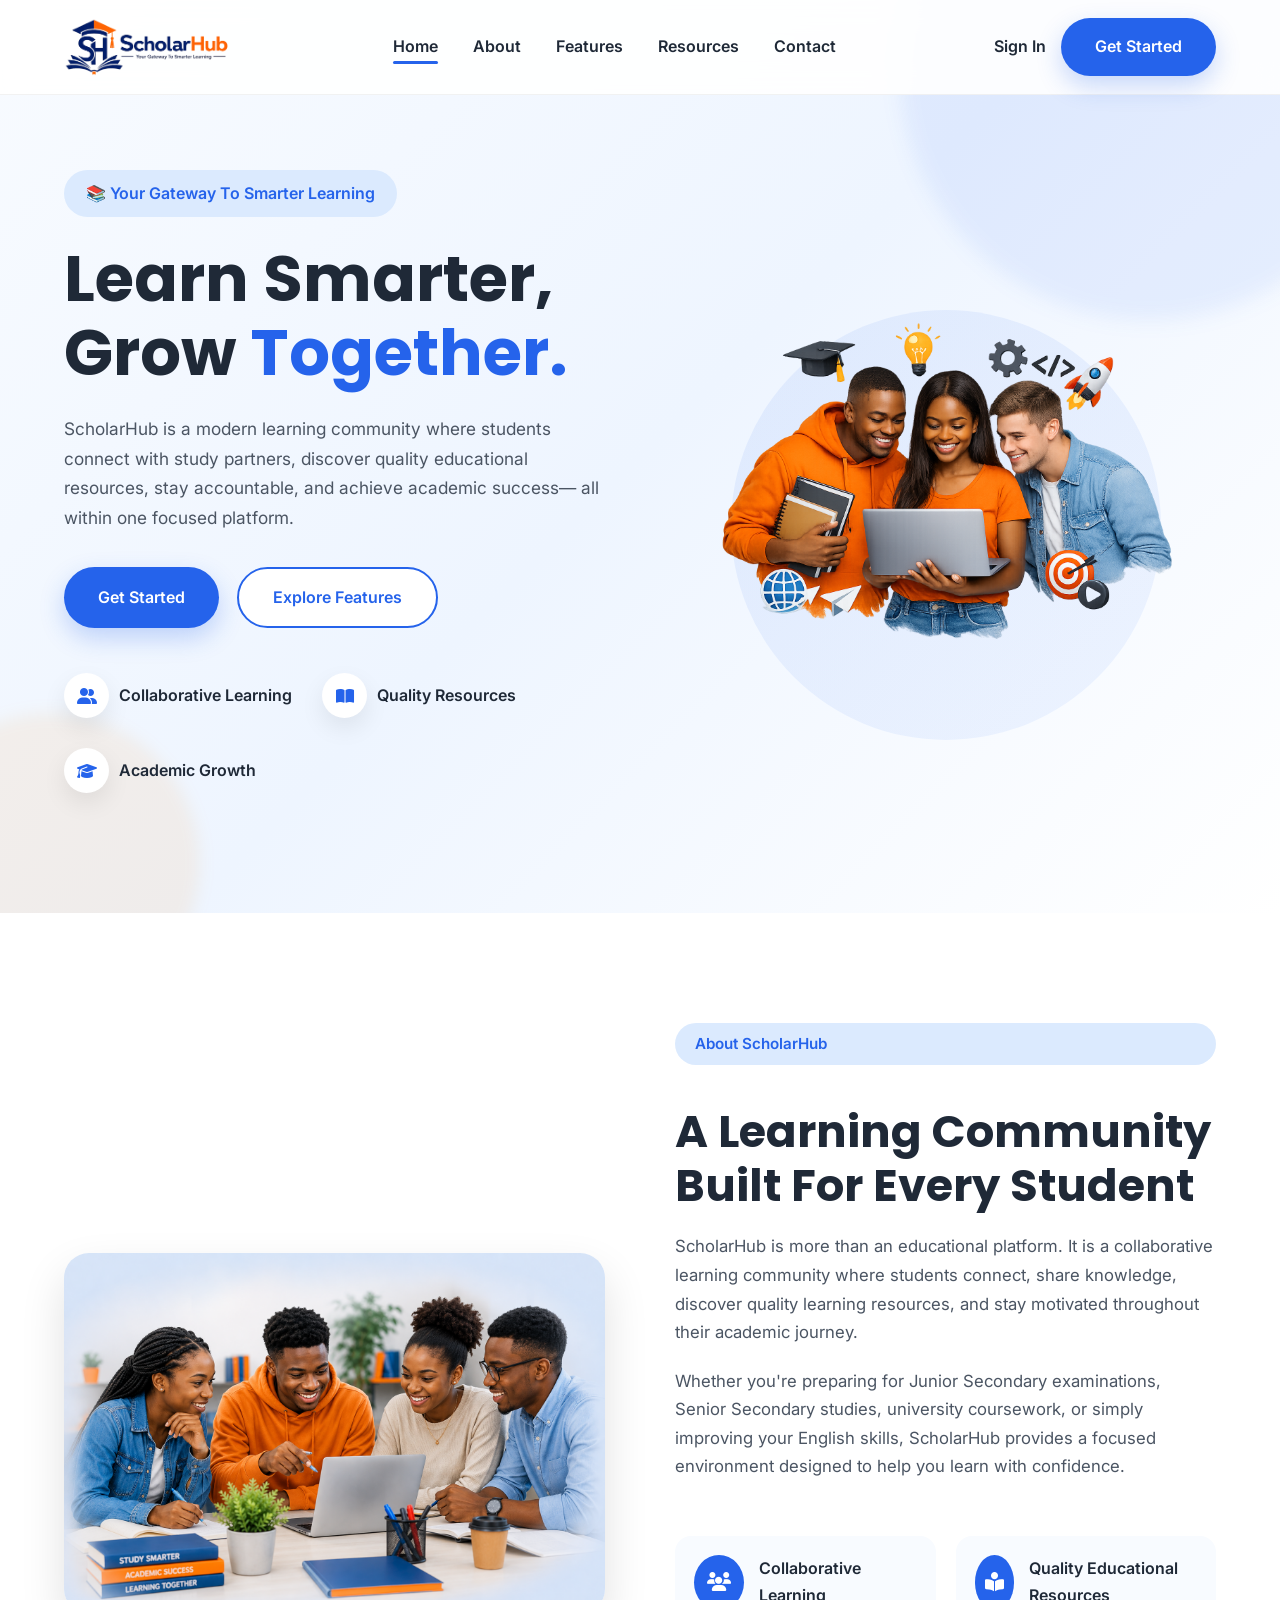
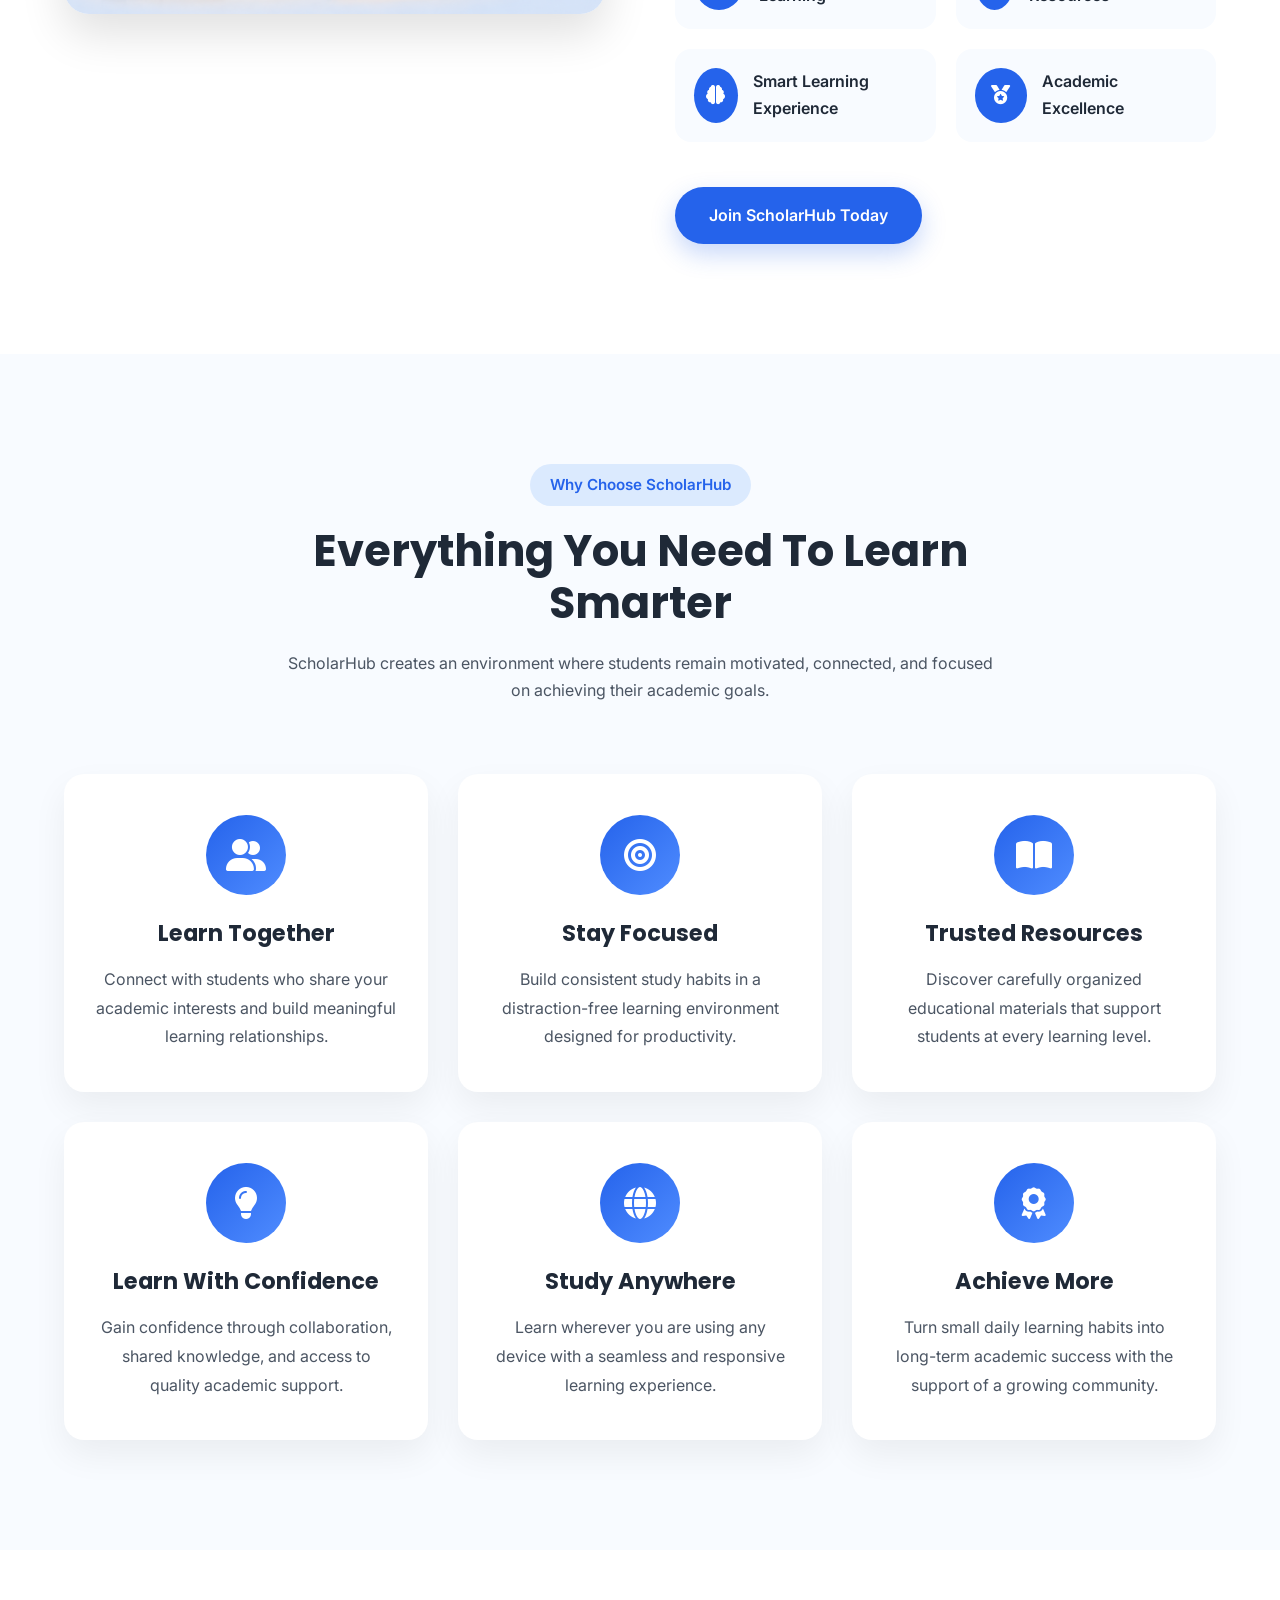
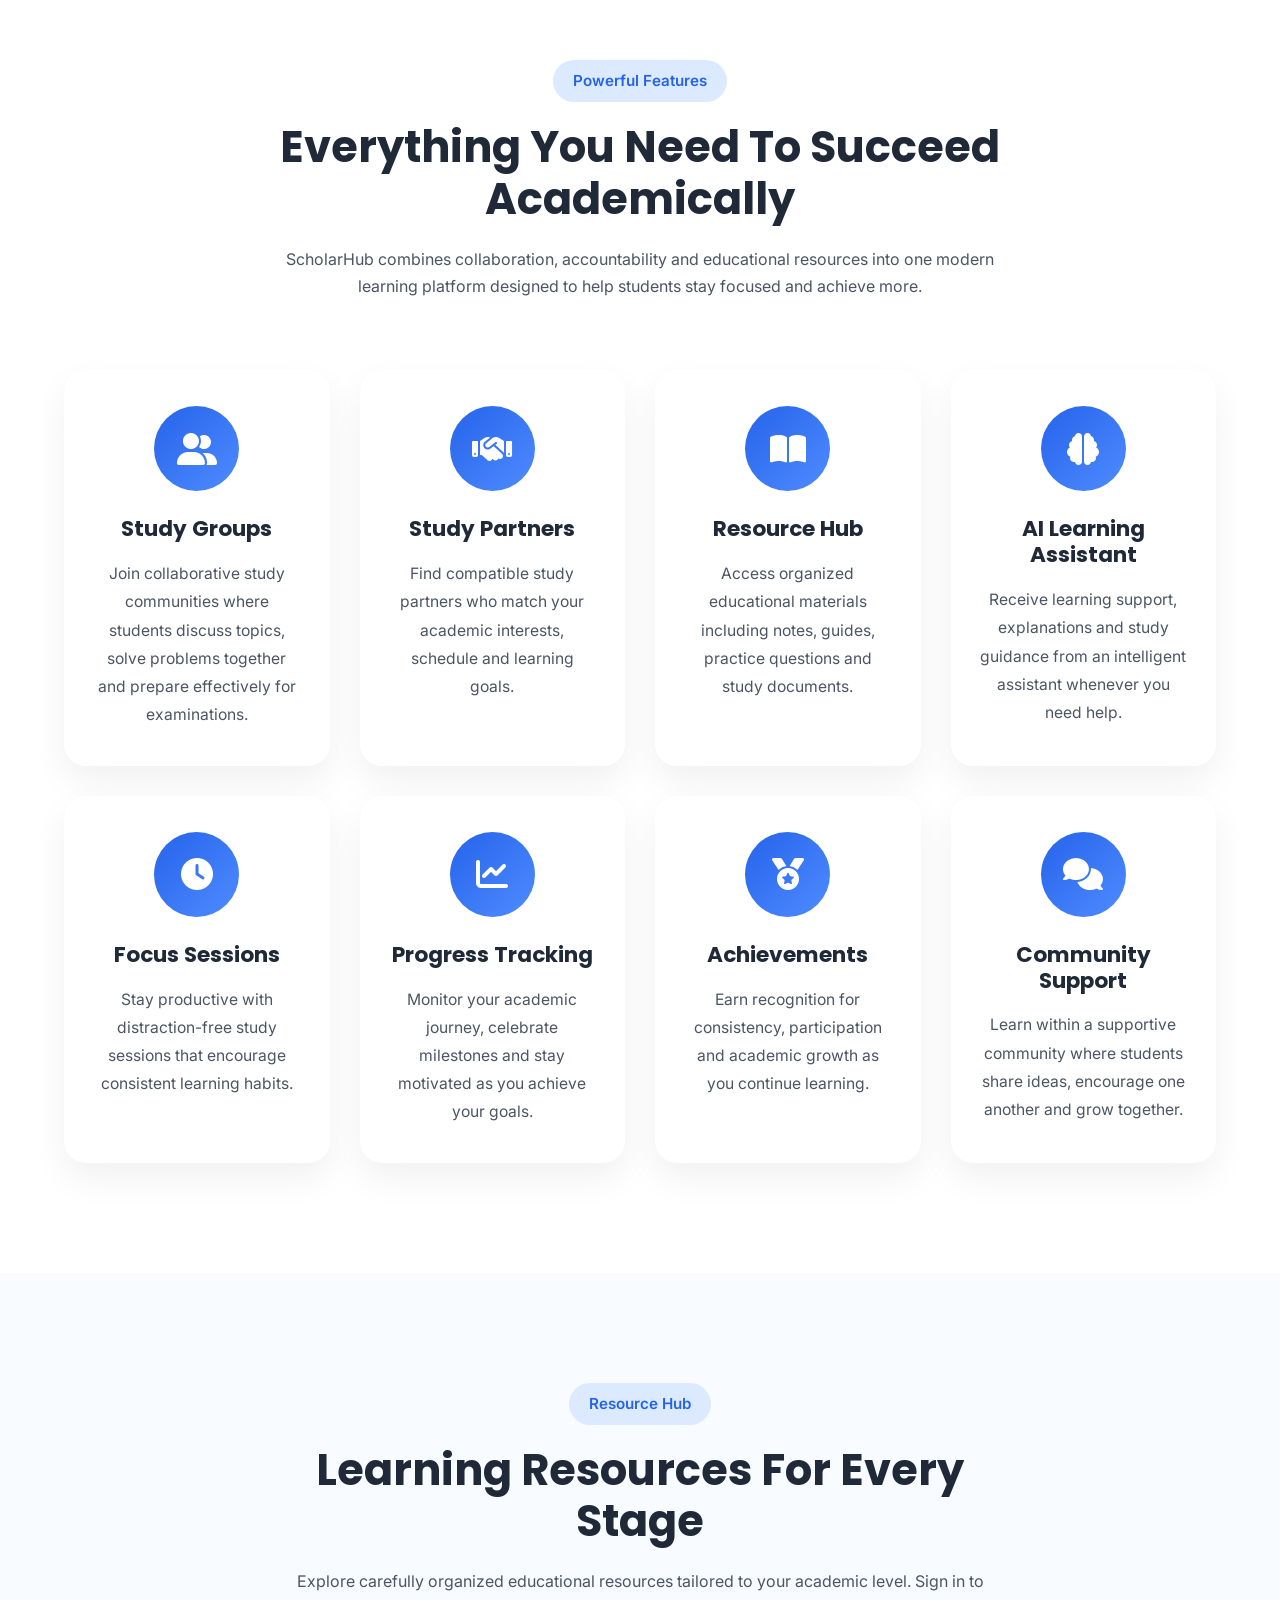
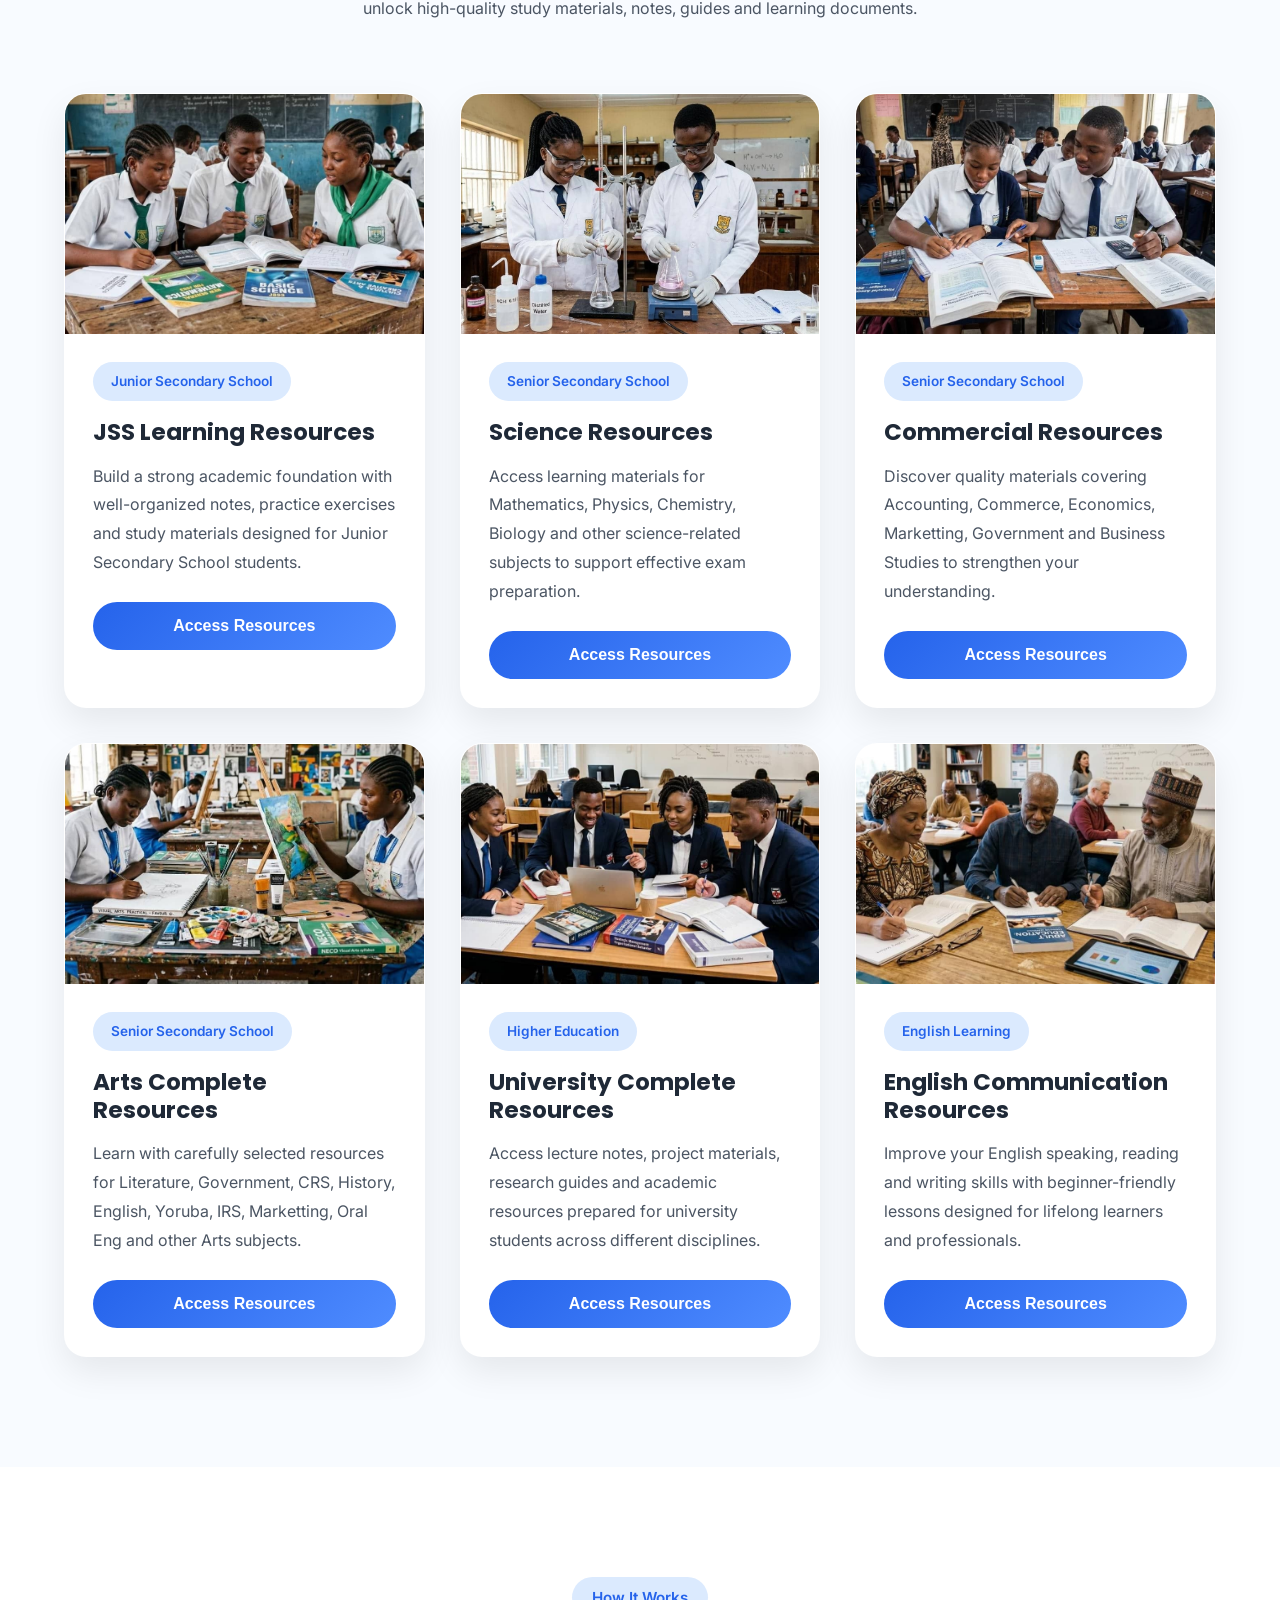
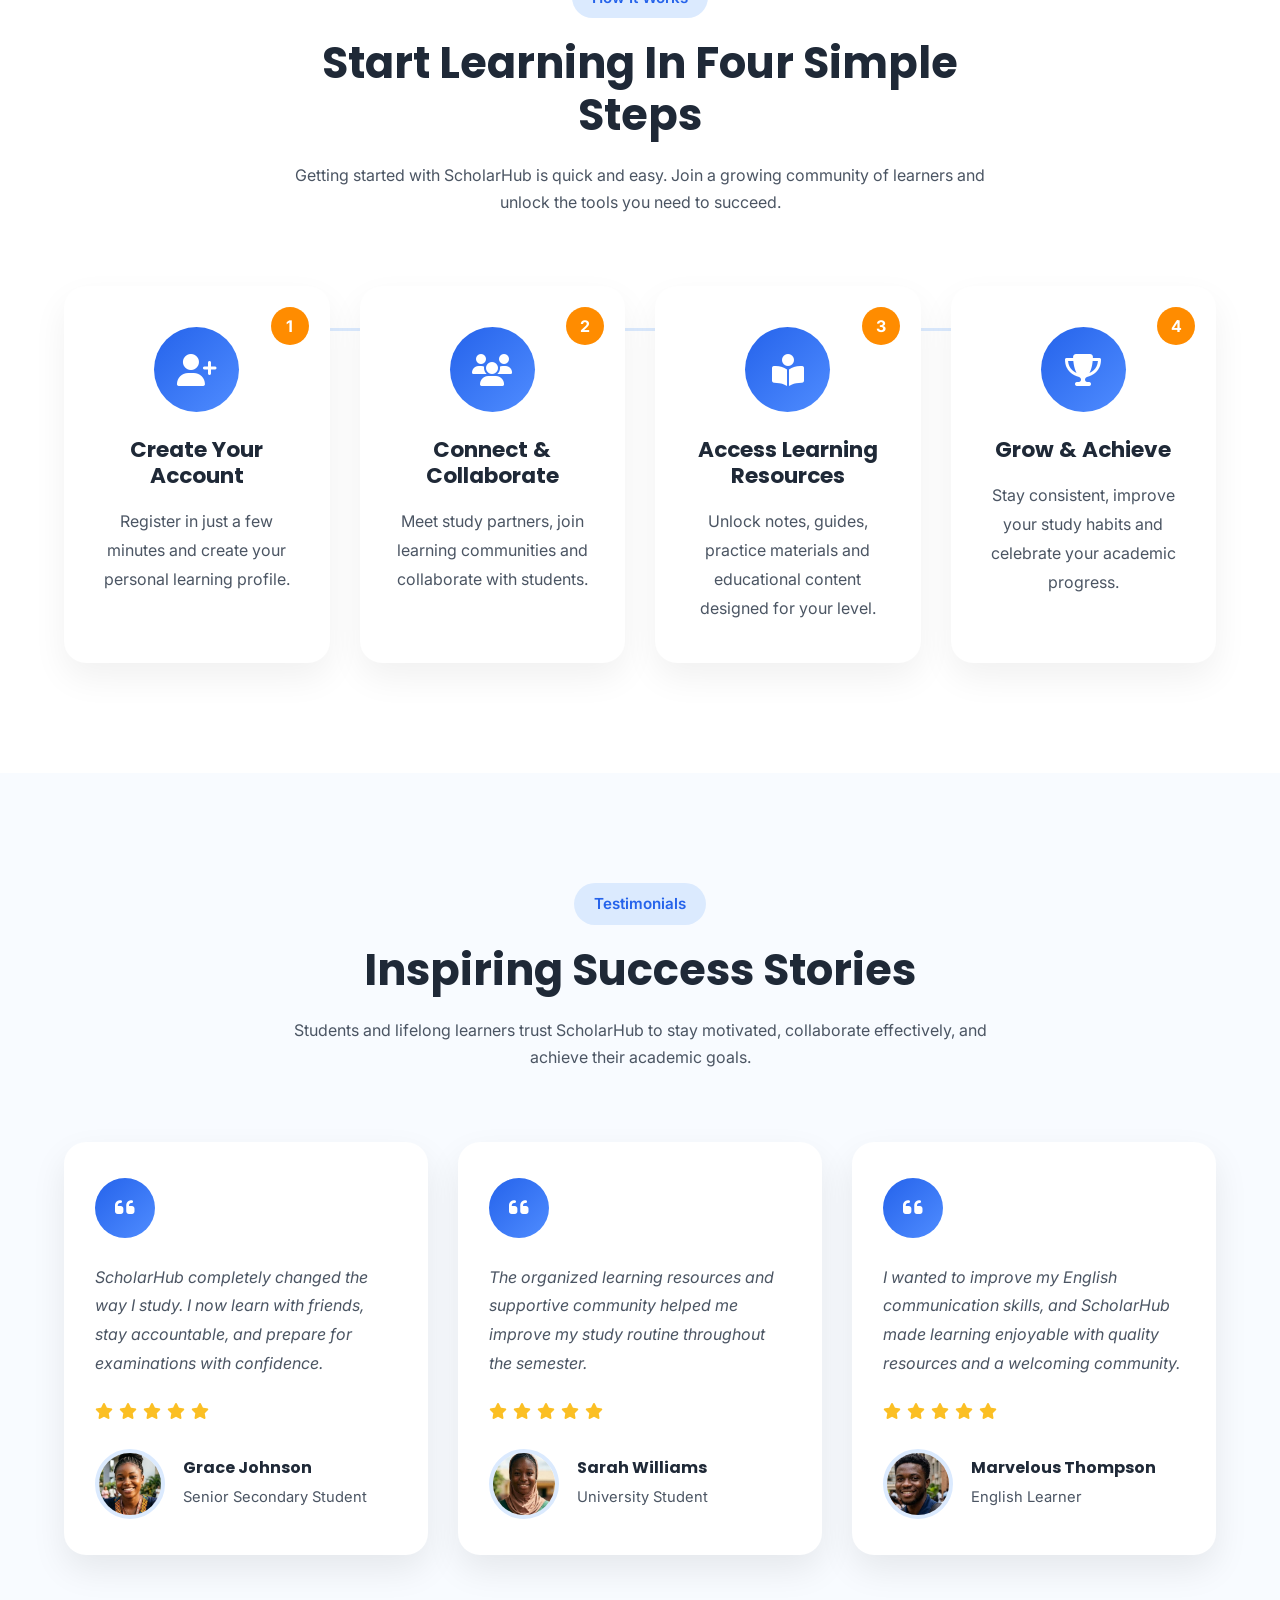
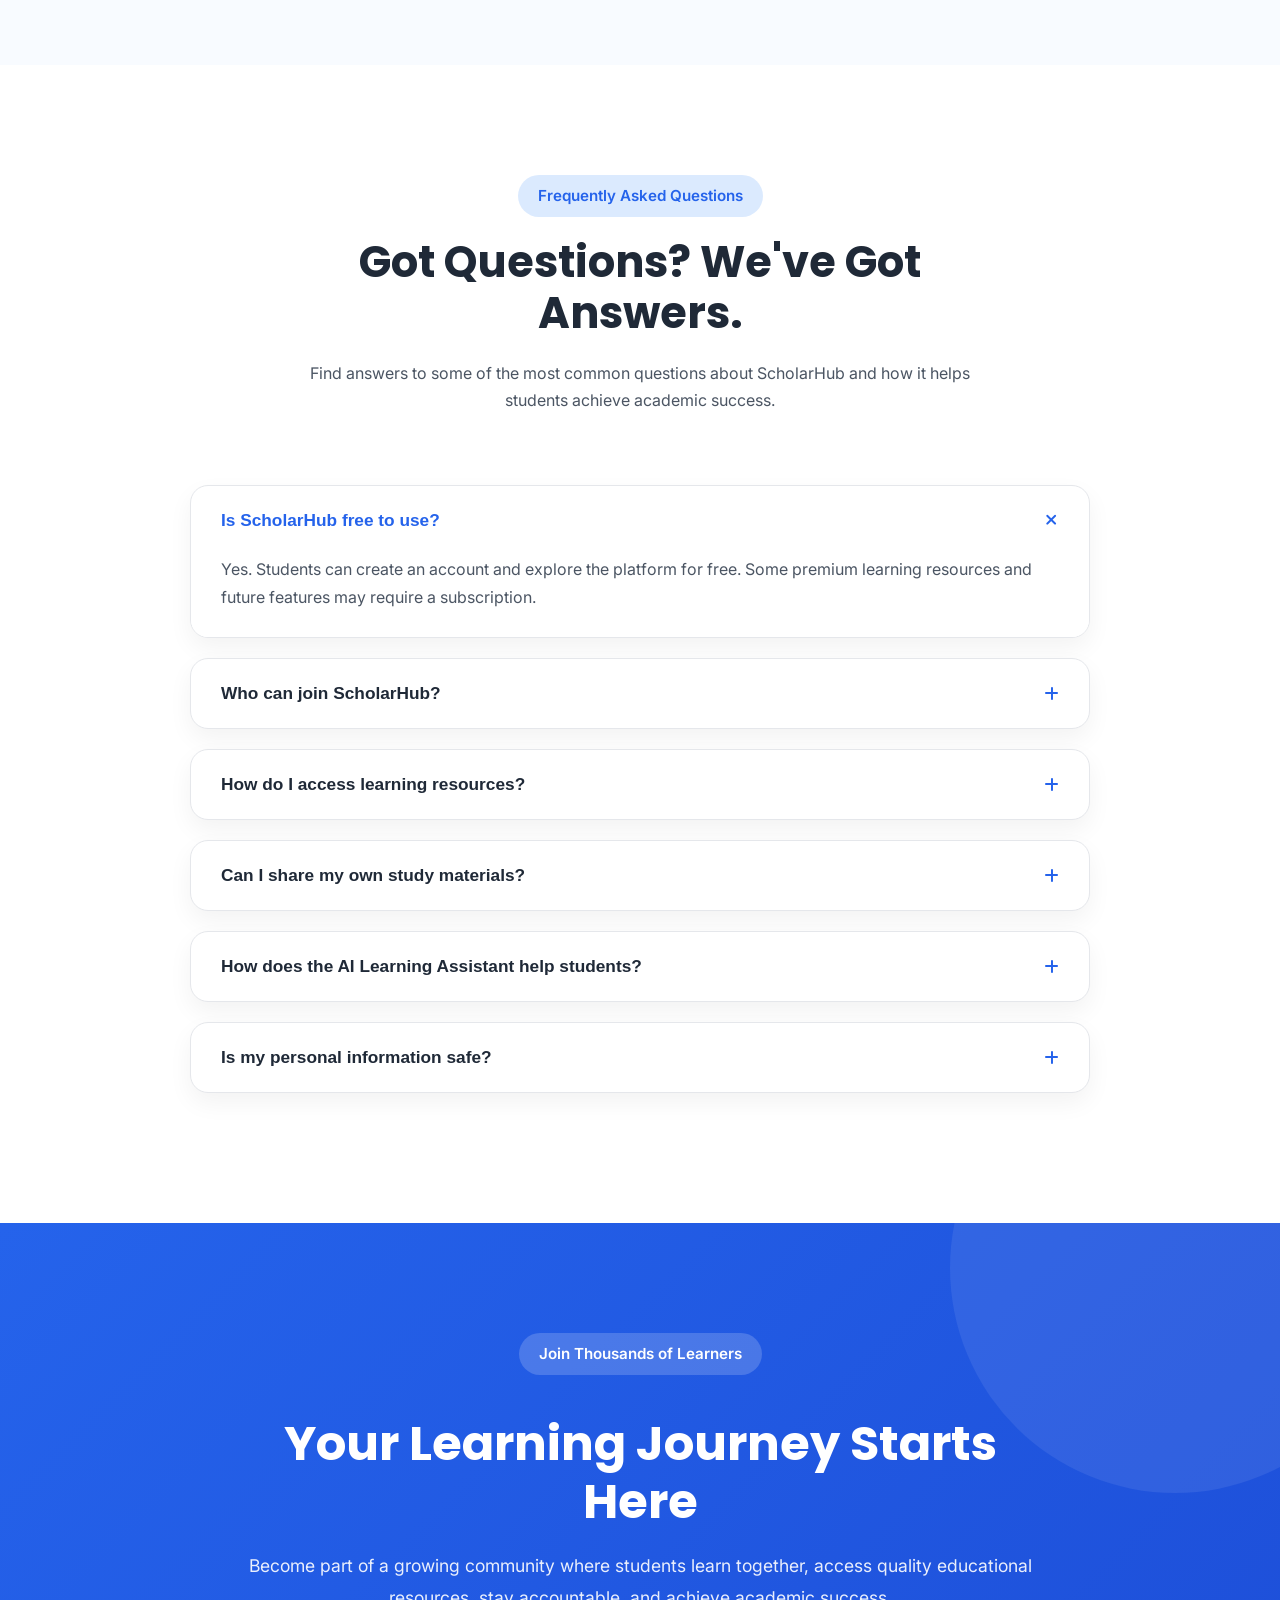
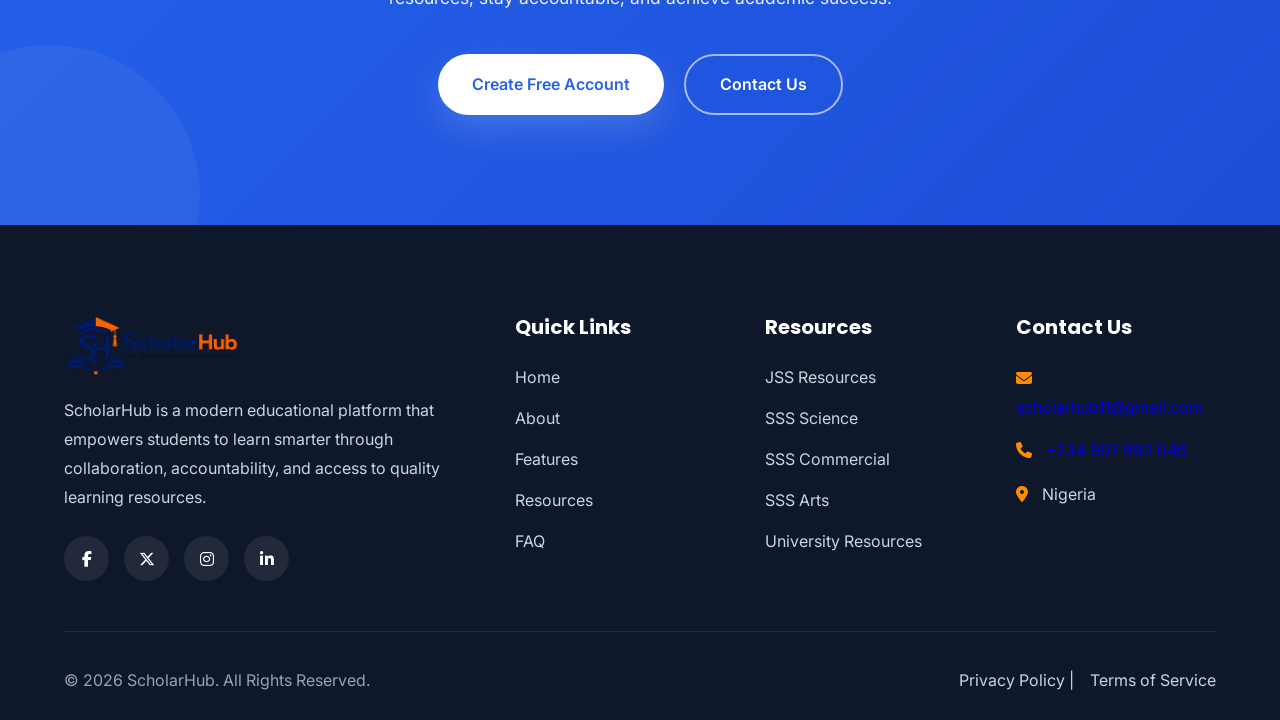
<file: index.html>
<!DOCTYPE html>
<html lang="en">
<head>

    <meta charset="UTF-8">
    <meta name="viewport" content="width=device-width, initial-scale=1.0">

    
    <title>ScholarHub | Your Gateway To Smarter Learning</title>

    
    <meta name="description"
        content="ScholarHub is a modern educational platform that helps students learn smarter through collaboration, accountability, study groups, and educational resources.">

    <meta name="keywords"
        content="ScholarHub, Education, Students, Study Groups, Learning, Resources, AI Learning">

    <meta name="author" content="ScholarHub Team">

    <link rel="preconnect" href="https://fonts.googleapis.com">
    <link rel="preconnect" href="https://fonts.gstatic.com" crossorigin>

    <link href="https://fonts.googleapis.com/css2?family=Inter:wght@300;400;500;600;700&family=Poppins:wght@400;500;600;700;800&display=swap" rel="stylesheet">

    <link rel="stylesheet"
        href="https://cdnjs.cloudflare.com/ajax/libs/font-awesome/6.7.2/css/all.min.css">

    <link rel="stylesheet" href="css/style.css">

    <link rel="icon" href="images/logo.jpg" type="image/png">
</head>

<body>

    <!-- ====================  NAV BAR=============== -->

<header>

    <nav class="navbar">

        <div class="container">

            <a href="#" class="logo">

                <img src="images/logo.png" alt="ScholarHub Logo">

            </a>

            <ul class="nav-links">

                <li><a href="#home" class="active">Home</a></li>

                <li><a href="#about">About</a></li>

                <li><a href="#features">Features</a></li>

                <li><a href="#resources">Resources</a></li>

                <li><a href="#contact">Contact</a></li>

            </ul>

            
            <div class="nav-buttons">

                <a href="login.html" class="btn-login">
                    Sign In
                </a>

                <a href="signup.html" class="btn-primary">
                    Get Started
                </a>

            </div>


            <div class="menu-toggle">

                <i class="fa-solid fa-bars"></i>

            </div>

        </div>

    </nav>

</header>


<!-- ====================    HERO SECTION==================== -->

<section class="hero" id="home">

    <div class="container hero-container">

        
        <div class="hero-content">

            <span class="hero-badge">
                📚 Your Gateway To Smarter Learning
            </span>

            <h1>
                Learn Smarter, Grow
                <span>Together.</span>
            </h1>

            <p>
                ScholarHub is a modern learning community where students
                connect with study partners, discover quality educational
                resources, stay accountable, and achieve academic success—
                all within one focused platform.
            </p>

            <div class="hero-buttons">

                <a href="signup.html" class="btn-primary">
                    Get Started
                </a>

                <a href="#features" class="btn-secondary">
                    Explore Features
                </a>

            </div>

            <div class="hero-highlights">

                <div class="highlight">

                    <i class="fa-solid fa-user-group"></i>

                    <span>Collaborative Learning</span>

                </div>

                <div class="highlight">

                    <i class="fa-solid fa-book-open"></i>

                    <span>Quality Resources</span>

                </div>

                <div class="highlight">

                    <i class="fa-solid fa-graduation-cap"></i>

                    <span>Academic Growth</span>

                </div>

            </div>

        </div>

        <div class="hero-image">

            <img src="images/hero-students.png"
                 alt="Students studying together">

        </div>

    </div>

</section>

    <!-- ================= ABOUT SCHOLARHUB=================== -->

<section class="about" id="about">

    <div class="container about-container">

        <div class="about-image">

          
            <img src="images/about-team.png"
                 alt="Students collaborating">

        </div>

        <div class="about-content">

            <span class="section-tag">
                About ScholarHub
            </span>

            <h2>
                A Learning Community Built For Every Student
            </h2>

            <p>
                ScholarHub is more than an educational platform. It is a
                collaborative learning community where students connect,
                share knowledge, discover quality learning resources, and
                stay motivated throughout their academic journey.
            </p>

            <p>
                Whether you're preparing for Junior Secondary examinations,
                Senior Secondary studies, university coursework, or simply
                improving your English skills, ScholarHub provides a focused
                environment designed to help you learn with confidence.
            </p>

            <div class="about-highlights">

                <div class="about-item">
                    <i class="fa-solid fa-users"></i>
                    <span>Collaborative Learning</span>
                </div>

                <div class="about-item">
                    <i class="fa-solid fa-book-open-reader"></i>
                    <span>Quality Educational Resources</span>
                </div>

                <div class="about-item">
                    <i class="fa-solid fa-brain"></i>
                    <span>Smart Learning Experience</span>
                </div>

                <div class="about-item">
                    <i class="fa-solid fa-medal"></i>
                    <span>Academic Excellence</span>
                </div>

            </div>

            <a href="signup.html" class="btn-primary">
                Join ScholarHub Today
            </a>

        </div>

    </div>

</section>



    <!--================ WHY CHOOSE SCHOLARHUB=========== -->

<section class="why-us">

    <div class="container">

        <div class="section-header">

            <span class="section-tag">
                Why Choose ScholarHub
            </span>

            <h2>
                Everything You Need To Learn Smarter
            </h2>

            <p>
                ScholarHub creates an environment where students remain
                motivated, connected, and focused on achieving their
                academic goals.
            </p>

        </div>

        <div class="why-grid">


            <div class="why-card">

                <i class="fa-solid fa-user-group"></i>

                <h3>Learn Together</h3>

                <p>
                    Connect with students who share your academic interests
                    and build meaningful learning relationships.
                </p>

            </div>


            <div class="why-card">

                <i class="fa-solid fa-bullseye"></i>

                <h3>Stay Focused</h3>

                <p>
                    Build consistent study habits in a distraction-free
                    learning environment designed for productivity.
                </p>

            </div>


            <div class="why-card">

                <i class="fa-solid fa-book-open"></i>

                <h3>Trusted Resources</h3>

                <p>
                    Discover carefully organized educational materials that
                    support students at every learning level.
                </p>

            </div>


            <div class="why-card">

                <i class="fa-solid fa-lightbulb"></i>

                <h3>Learn With Confidence</h3>

                <p>
                    Gain confidence through collaboration, shared knowledge,
                    and access to quality academic support.
                </p>

            </div>


            <div class="why-card">

                <i class="fa-solid fa-globe"></i>

                <h3>Study Anywhere</h3>

                <p>
                    Learn wherever you are using any device with a seamless
                    and responsive learning experience.
                </p>

            </div>


            <div class="why-card">

                <i class="fa-solid fa-award"></i>

                <h3>Achieve More</h3>

                <p>
                    Turn small daily learning habits into long-term academic
                    success with the support of a growing community.
                </p>

            </div>

        </div>

    </div>

</section>


<!-- ==================== FEATURES===================== -->

<section class="features" id="features">

    <div class="container">

        <div class="section-header">

            <span class="section-tag">
                Powerful Features
            </span>

            <h2>
                Everything You Need To Succeed Academically
            </h2>

            <p>
                ScholarHub combines collaboration, accountability and
                educational resources into one modern learning platform
                designed to help students stay focused and achieve more.
            </p>

        </div>

        <div class="features-grid">


            <div class="feature-card">

                <div class="feature-icon">
                    <i class="fa-solid fa-user-group"></i>
                </div>

                <h3>Study Groups</h3>

                <p>
                    Join collaborative study communities where students
                    discuss topics, solve problems together and prepare
                    effectively for examinations.
                </p>

            </div>


            <div class="feature-card">

                <div class="feature-icon">
                    <i class="fa-solid fa-handshake"></i>
                </div>

                <h3>Study Partners</h3>

                <p>
                    Find compatible study partners who match your academic
                    interests, schedule and learning goals.
                </p>

            </div>


            <div class="feature-card">

                <div class="feature-icon">
                    <i class="fa-solid fa-book-open"></i>
                </div>

                <h3>Resource Hub</h3>

                <p>
                    Access organized educational materials including notes,
                    guides, practice questions and study documents.
                </p>

            </div>


            <div class="feature-card">

                <div class="feature-icon">
                    <i class="fa-solid fa-brain"></i>
                </div>

                <h3>AI Learning Assistant</h3>

                <p>
                    Receive learning support, explanations and study guidance
                    from an intelligent assistant whenever you need help.
                </p>

            </div>


            <div class="feature-card">

                <div class="feature-icon">
                    <i class="fa-solid fa-clock"></i>
                </div>

                <h3>Focus Sessions</h3>

                <p>
                    Stay productive with distraction-free study sessions that
                    encourage consistent learning habits.
                </p>

            </div>


            <div class="feature-card">

                <div class="feature-icon">
                    <i class="fa-solid fa-chart-line"></i>
                </div>

                <h3>Progress Tracking</h3>

                <p>
                    Monitor your academic journey, celebrate milestones and
                    stay motivated as you achieve your goals.
                </p>

            </div>


            <div class="feature-card">

                <div class="feature-icon">
                    <i class="fa-solid fa-medal"></i>
                </div>

                <h3>Achievements</h3>

                <p>
                    Earn recognition for consistency, participation and
                    academic growth as you continue learning.
                </p>

            </div>


            <div class="feature-card">

                <div class="feature-icon">
                    <i class="fa-solid fa-comments"></i>
                </div>

                <h3>Community Support</h3>

                <p>
                    Learn within a supportive community where students share
                    ideas, encourage one another and grow together.
                </p>

            </div>

        </div>

    </div>

</section>
    
<!--====== RESOURCE HUB======= -->

<section class="resources" id="resources">

    <div class="container">

        <div class="section-header">

            <span class="section-tag">
                Resource Hub
            </span>

            <h2>
                Learning Resources For Every Stage
            </h2>

            <p>
                Explore carefully organized educational resources tailored to
                your academic level. Sign in to unlock high-quality study
                materials, notes, guides and learning documents.
            </p>

        </div>

        <div class="resource-grid">


            <div class="resource-card">

                <img src="images/jss.jpg"
                    alt="Junior Secondary Students">

                <div class="resource-content">

                    <span class="resource-level">
                        Junior Secondary School
                    </span>

                    <h3>
                        JSS Learning Resources
                    </h3>

                    <p>
                        Build a strong academic foundation with well-organized
                        notes, practice exercises and study materials designed
                        for Junior Secondary School students.
                    </p>

                                      <button class="resource-btn" onclick="window.location.href='signup.html'">


                        Access Resources

                    </button>

                </div>

            </div>


            <div class="resource-card">

                <img src="images/sss-science.jpg"
                    alt="Science Students">

                <div class="resource-content">

                    <span class="resource-level">
                        Senior Secondary School
                    </span>

                    <h3>
                        Science Resources
                    </h3>

                    <p>
                        Access learning materials for Mathematics, Physics,
                        Chemistry, Biology and other science-related subjects
                        to support effective exam preparation.
                    </p>

                  <button class="resource-btn" onclick="window.location.href='signup.html'">


                        Access Resources

                    </button>

                </div>

            </div>


            <div class="resource-card">

                <img src="images/sss-commercial.jpg"
                    alt="Commercial Students">

                <div class="resource-content">

                    <span class="resource-level">
                        Senior Secondary School
                    </span>

                    <h3>
                        Commercial Resources
                    </h3>

                    <p>
                        Discover quality materials covering Accounting,
                        Commerce, Economics, Marketting, Government and Business Studies to strengthen
                        your understanding.
                    </p>

                  <button class="resource-btn" onclick="window.location.href='signup.html'">


                        Access Resources

                    </button>

                </div>

            </div>


            <div class="resource-card">

                <img src="images/sss-arts.jpg"
                    alt="Arts Students">

                <div class="resource-content">

                    <span class="resource-level">
                        Senior Secondary School
                    </span>

                    <h3>
                        Arts Complete Resources
                    </h3>

                    <p>
                        Learn with carefully selected resources for Literature,
                        Government, CRS, History, English, Yoruba, IRS, Marketting, Oral Eng and other Arts subjects.
                    </p>

                  <button class="resource-btn" onclick="window.location.href='signup.html'">


                        Access Resources

                    </button>

                </div>

            </div>


            <div class="resource-card">

                <img src="images/university.jpg"
                    alt="University Students">

                <div class="resource-content">

                    <span class="resource-level">
                        Higher Education
                    </span>

                    <h3>
                        University Complete Resources
                    </h3>

                    <p>
                        Access lecture notes, project materials, research
                        guides and academic resources prepared for university
                        students across different disciplines.
                    </p>

                  <button class="resource-btn" onclick="window.location.href='signup.html'">


                        Access Resources

                    </button>

                </div>

            </div>


            <div class="resource-card">

                <img src="images/english-learning.jpg"
                    alt="English Learning">

                <div class="resource-content">

                    <span class="resource-level">
                        English Learning
                    </span>

                    <h3>
                        English Communication Resources
                    </h3>

                    <p>
                        Improve your English speaking, reading and writing
                        skills with beginner-friendly lessons designed for
                        lifelong learners and professionals.
                    </p>

                  <button class="resource-btn" onclick="window.location.href='signup.html'">


                        Access Resources

                    </button>

                </div>

            </div>

        </div>

    </div>

</section>

    <!-- ======HOW IT WORKS======= -->

<section class="how-it-works" id="how-it-works">

    <div class="container">

        <div class="section-header">

            <span class="section-tag">
                How It Works
            </span>

            <h2>
                Start Learning In Four Simple Steps
            </h2>

            <p>
                Getting started with ScholarHub is quick and easy. Join a growing
                community of learners and unlock the tools you need to succeed.
            </p>

        </div>

        <div class="steps-container">


            <div class="step-card">

                <div class="step-number">
                    1
                </div>

                <div class="step-icon">
                    <i class="fa-solid fa-user-plus"></i>
                </div>

                <h3>Create Your Account</h3>

                <p>
                    Register in just a few minutes and create your personal learning profile.
                </p>

            </div>


            <div class="step-card">

                <div class="step-number">
                    2
                </div>

                <div class="step-icon">
                    <i class="fa-solid fa-users"></i>
                </div>

                <h3>Connect & Collaborate</h3>

                <p>
                    Meet study partners, join learning communities and collaborate with students.
                </p>

            </div>


            <div class="step-card">

                <div class="step-number">
                    3
                </div>

                <div class="step-icon">
                    <i class="fa-solid fa-book-open-reader"></i>
                </div>

                <h3>Access Learning Resources</h3>

                <p>
                    Unlock notes, guides, practice materials and educational content designed for your level.
                </p>

            </div>
            

            <div class="step-card">

                <div class="step-number">
                    4
                </div>

                <div class="step-icon">
                    <i class="fa-solid fa-trophy"></i>
                </div>

                <h3>Grow & Achieve</h3>

                <p>
                    Stay consistent, improve your study habits and celebrate your academic progress.
                </p>

            </div>

        </div>

    </div>

</section>

    <!-- =======TESTIMONIALS======== -->

<section class="testimonials" id="testimonials">

    <div class="container">

        <div class="section-header">

            <span class="section-tag">
                Testimonials
            </span>

            <h2>
                Inspiring Success Stories
            </h2>

            <p>
                Students and lifelong learners trust ScholarHub to stay
                motivated, collaborate effectively, and achieve their
                academic goals.
            </p>

        </div>

        <div class="testimonial-grid">


            <div class="testimonial-card">

                <div class="quote-icon">
                    <i class="fa-solid fa-quote-left"></i>
                </div>

                <p>
                    ScholarHub completely changed the way I study. I now
                    learn with friends, stay accountable, and prepare for
                    examinations with confidence.
                </p>

                <div class="stars">

                    <i class="fa-solid fa-star"></i>
                    <i class="fa-solid fa-star"></i>
                    <i class="fa-solid fa-star"></i>
                    <i class="fa-solid fa-star"></i>
                    <i class="fa-solid fa-star"></i>

                </div>

                <div class="testimonial-user">

                    <img src="images/student1.jpg"
                        alt="University Student">

                    <div>

                        <h4>Grace Johnson</h4>

                        <span>Senior Secondary Student</span>

                    </div>

                </div>

            </div>


            <div class="testimonial-card">

                <div class="quote-icon">
                    <i class="fa-solid fa-quote-left"></i>
                </div>

                <p>
                    The organized learning resources and supportive
                    community helped me improve my study routine throughout
                    the semester.
                </p>

                <div class="stars">

                    <i class="fa-solid fa-star"></i>
                    <i class="fa-solid fa-star"></i>
                    <i class="fa-solid fa-star"></i>
                    <i class="fa-solid fa-star"></i>
                    <i class="fa-solid fa-star"></i>

                </div>

                <div class="testimonial-user">

                    <img src="images/student2.jpg"
                        alt="Secondary School Student">

                    <div>

                        <h4>Sarah Williams</h4>

                        <span>University Student</span>

                    </div>

                </div>

            </div>


            <div class="testimonial-card">

                <div class="quote-icon">
                    <i class="fa-solid fa-quote-left"></i>
                </div>

                <p>
                    I wanted to improve my English communication skills,
                    and ScholarHub made learning enjoyable with quality
                    resources and a welcoming community.
                </p>

                <div class="stars">

                    <i class="fa-solid fa-star"></i>
                    <i class="fa-solid fa-star"></i>
                    <i class="fa-solid fa-star"></i>
                    <i class="fa-solid fa-star"></i>
                    <i class="fa-solid fa-star"></i>

                </div>

                <div class="testimonial-user">

                    <img src="images/student3.jpg"
                        alt="English Learner">

                    <div>

                        <h4>Marvelous Thompson</h4>

                        <span>English Learner</span>

                    </div>

                </div>

            </div>

        </div>

    </div>

</section>

<!-- ========== FAQ========= -->

<section class="faq" id="faq">

    <div class="container">

        <div class="section-header">

            <span class="section-tag">
                Frequently Asked Questions
            </span>

            <h2>
                Got Questions? We've Got Answers.
            </h2>

            <p>
                Find answers to some of the most common questions about
                ScholarHub and how it helps students achieve academic success.
            </p>

        </div>

        <div class="faq-container">
            

            <div class="faq-item">

                <button class="faq-question">

                    Is ScholarHub free to use?

                    <i class="fa-solid fa-plus"></i>

                </button>

                <div class="faq-answer">

                    <p>
                        Yes. Students can create an account and explore the
                        platform for free. Some premium learning resources and
                        future features may require a subscription.
                    </p>

                </div>

            </div>


            <div class="faq-item">

                <button class="faq-question">

                    Who can join ScholarHub?

                    <i class="fa-solid fa-plus"></i>

                </button>

                <div class="faq-answer">

                    <p>
                        ScholarHub welcomes Junior Secondary School students,
                        Senior Secondary School students, university students,
                        teachers, tutors, and lifelong learners.
                    </p>

                </div>

            </div>


            <div class="faq-item">

                <button class="faq-question">

                    How do I access learning resources?

                    <i class="fa-solid fa-plus"></i>

                </button>

                <div class="faq-answer">

                    <p>
                        Simply create your ScholarHub account, sign in, and
                        you'll gain access to resources based on your learning
                        level and interests.
                    </p>

                </div>

            </div>


            <div class="faq-item">

                <button class="faq-question">

                    Can I share my own study materials?

                    <i class="fa-solid fa-plus"></i>

                </button>

                <div class="faq-answer">

                    <p>
                        Yes. Registered members can upload and share helpful
                        educational materials with the ScholarHub community,
                        subject to review and quality guidelines.
                    </p>

                </div>

            </div>


            <div class="faq-item">

                <button class="faq-question">

                    How does the AI Learning Assistant help students?

                    <i class="fa-solid fa-plus"></i>

                </button>

                <div class="faq-answer">

                    <p>
                        The AI Learning Assistant helps explain concepts,
                        answer academic questions, recommend learning
                        resources, and support students throughout their
                        learning journey.
                    </p>

                </div>

            </div>


            <div class="faq-item">

                <button class="faq-question">

                    Is my personal information safe?

                    <i class="fa-solid fa-plus"></i>

                </button>

                <div class="faq-answer">

                    <p>
                        Absolutely. ScholarHub is designed with user privacy
                        in mind and takes appropriate measures to protect your
                        personal information and learning data.
                    </p>

                </div>

            </div>

        </div>

    </div>

</section>

<!-- ====== CALL TO ACTION========= -->

<section class="cta-section">

    <div class="container">

        <div class="cta-content">

            <span class="section-tag">
                Join Thousands of Learners
            </span>

            <h2>
                Your Learning Journey Starts Here
            </h2>

            <p>
                Become part of a growing community where students learn
                together, access quality educational resources, stay
                accountable, and achieve academic success.
            </p>

            <div class="cta-buttons">

                <a href="signup.html" class="btn-primary">
                    Create Free Account
                </a>

                <a href="#contact" class="btn-secondary">
                    Contact Us
                </a>

            </div>

        </div>

    </div>

</section>

<!-- ========= FOOTER======= -->

<footer class="footer" id="contact">

    <div class="container">

        <div class="footer-grid">


            <div class="footer-column">

                <img src="images/logo.png"
                     alt="ScholarHub Logo"
                     class="footer-logo">

                <p>
                    ScholarHub is a modern educational platform that empowers
                    students to learn smarter through collaboration,
                    accountability, and access to quality learning resources.
                </p>

                <div class="social-icons">

                    <a href="https://facebook.com"><i class="fab fa-facebook-f"></i></a>

                    <a href="https://twitter.com"><i class="fab fa-x-twitter"></i></a>

                    <a href="https://instagram.com"><i class="fab fa-instagram"></i></a>

                    <a href="https://linkedin.com"><i class="fab fa-linkedin-in"></i></a>

                </div>

            </div>


            <div class="footer-column">

                <h3>Quick Links</h3>

                <ul>

                    <li><a href="#home">Home</a></li>

                    <li><a href="#about">About</a></li>

                    <li><a href="#features">Features</a></li>

                    <li><a href="#resources">Resources</a></li>

                    <li><a href="#faq">FAQ</a></li>

                </ul>

            </div>


            <div class="footer-column">

                <h3>Resources</h3>

                <ul>

                    <li><a href="signup.html">JSS Resources</a></li>

                    <li><a href="signup.html">SSS Science</a></li>

                    <li><a href="signup.html">SSS Commercial</a></li>

                    <li><a href="signup.html">SSS Arts</a></li>

                    <li><a href="signup.html">University Resources</a></li>

                </ul>

            </div>


            <div class="footer-column">

                <h3>Contact Us</h3>

            <p>
    <a href="mailto:scholarhub11@gmail.com">
        <i class="fa-solid fa-envelope"></i>
        scholarhub11@gmail.com
    </a>
</p>

<p>
    <a href="tel:+2349079920 46">
        <i class="fa-solid fa-phone"></i>
        +234 907 992 046
    </a>
</p>
<p>
                    <i class="fa-solid fa-location-dot"></i>

                    Nigeria

                </p>

            </div>

        </div>

        <hr>

        <div class="footer-bottom">

            <p>

                © 2026 ScholarHub. All Rights Reserved.

            </p>

            <div>

                <a href="privacy-policy.html">Privacy Policy</a>
                |
                <a href="terms-of-service.html">Terms of Service</a>

            </div>

        </div>

    </div>

</footer>

    <script src="js/javascript.js"></script>

</body>
</html>
</file>
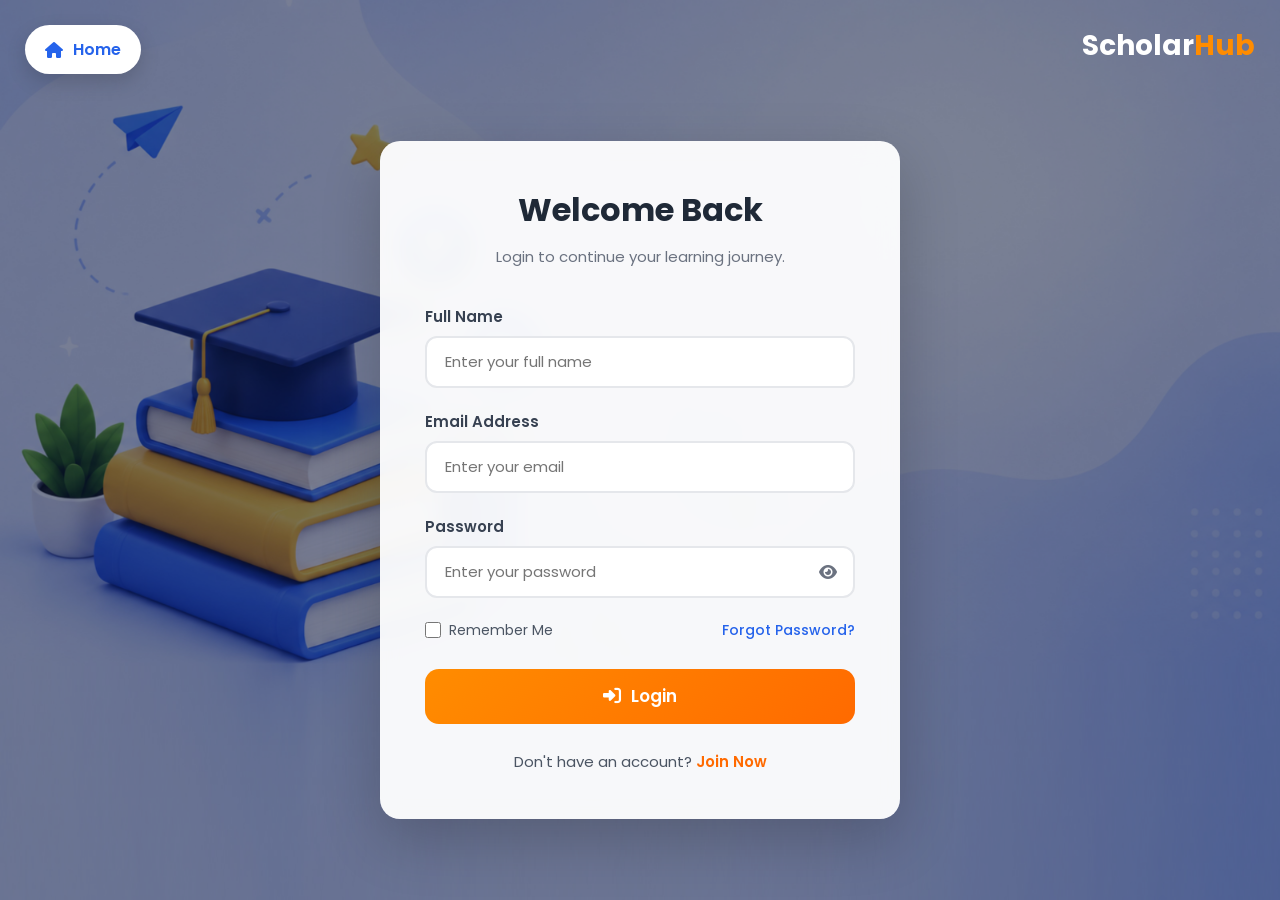
<file: login.html>
<!DOCTYPE html>
<html lang="en">

<head>

    <meta charset="UTF-8">

    <meta name="viewport" content="width=device-width, initial-scale=1.0">

    <title>ScholarHub | Login</title>

    <link rel="preconnect" href="https://fonts.googleapis.com">

    <link rel="preconnect" href="https://fonts.gstatic.com" crossorigin>

    <link href="https://fonts.googleapis.com/css2?family=Poppins:wght@300;400;500;600;700&display=swap" rel="stylesheet">

    <link rel="stylesheet"
        href="https://cdnjs.cloudflare.com/ajax/libs/font-awesome/6.7.2/css/all.min.css">

          <link rel="icon" href="images/logo.jpg" type="image/png">

    <link rel="stylesheet" href="css/login.css">

</head>

<body>


    <div class="background-overlay"></div>

    <img src="images/background.jpg"
         alt="ScholarHub Background"
         class="hero-image">

    

    <a href="index.html" class="home-btn">

        <i class="fa-solid fa-house"></i>

        Home

    </a>


    <div class="logo-area">

        <h2>Scholar<span>Hub</span></h2>

    </div>


    <div class="login-container">

        <div class="login-card">

            <h1>Welcome Back</h1>

            <p>

                Login to continue your learning journey.

            </p>

            <form class="login-form">

                <div class="input-group">

                    <label>Full Name</label>

                    <input
                        type="text"
                        placeholder="Enter your full name"
                        required>

                </div>

                <div class="input-group">

                    <label>Email Address</label>

                    <input
                        type="email"
                        placeholder="Enter your email"
                        required>

                </div>

                <div class="input-group password-group">

                    <label>Password</label>

                    <div class="password-box">

                        <input
                            id="password"
                            type="password"
                            placeholder="Enter your password"
                            required>

                        <i class="fa-solid fa-eye toggle-password"></i>

                    </div>

                </div>

                <div class="options">

                    <label class="remember">

                        <input type="checkbox">

                        Remember Me

                    </label>

                    <a href="#">

                        Forgot Password?

                    </a>

                </div>

                <button
                    type="submit"
                    class="btn-login">

                    <i class="fa-solid fa-right-to-bracket"></i>

                    Login

                </button>

            </form>

            <div class="signup-link">

                Don't have an account?

                <a href="signup.html">

                    Join Now

                </a>

            </div>

        </div>

    </div>

    <script src="js/login.js"></script>

</body>

</html>
</file>
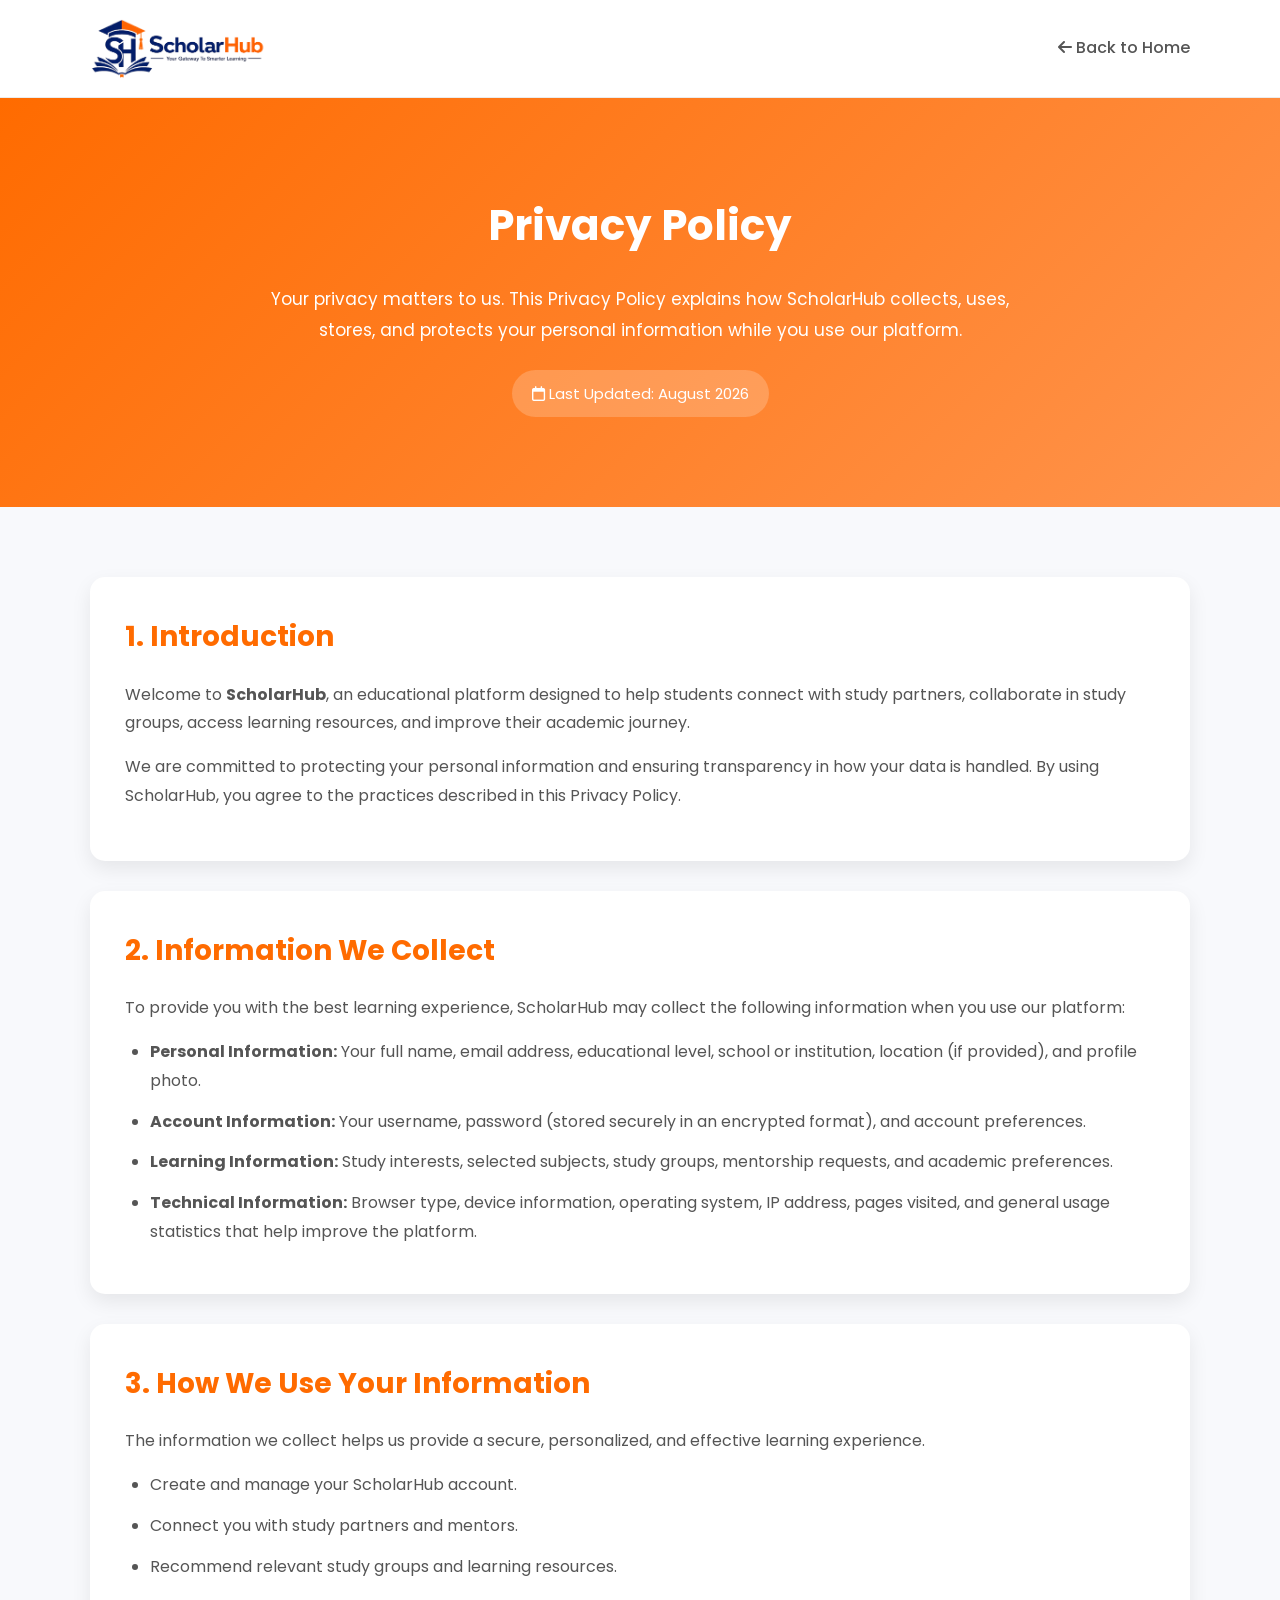
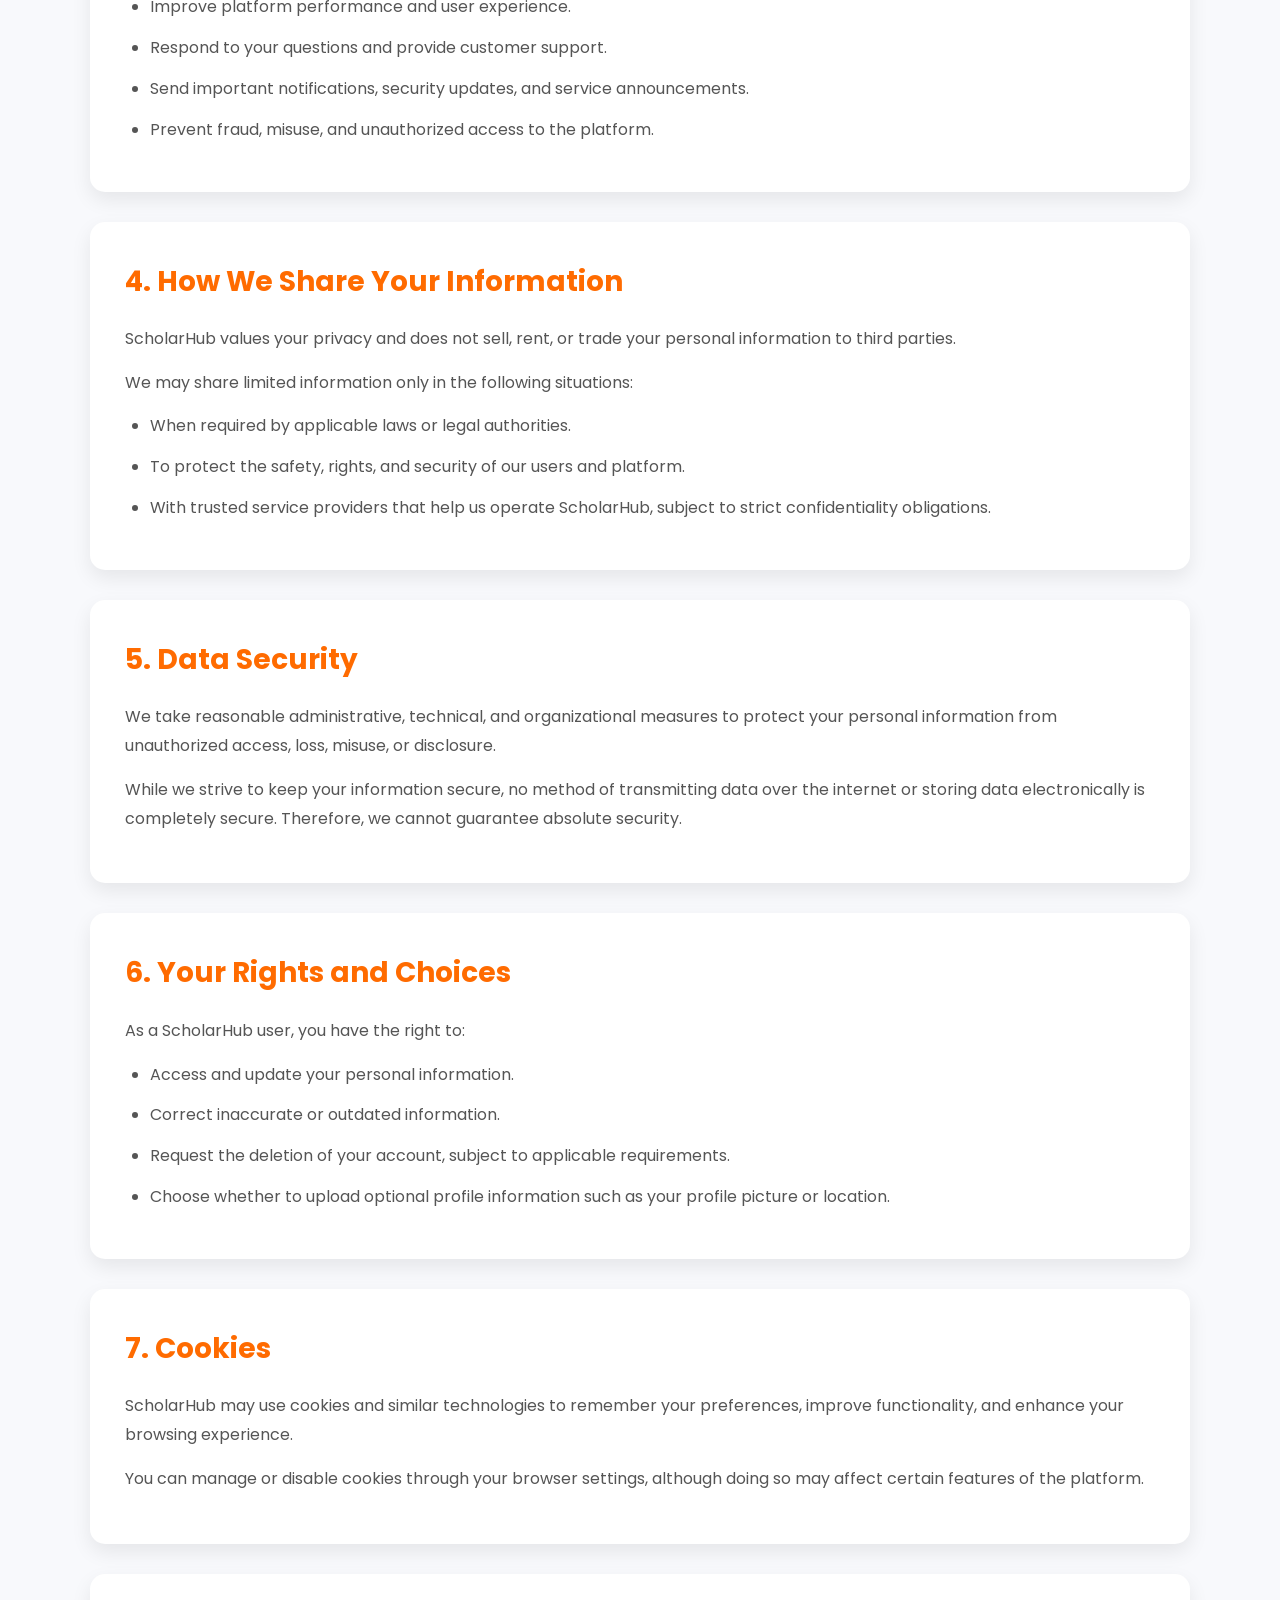
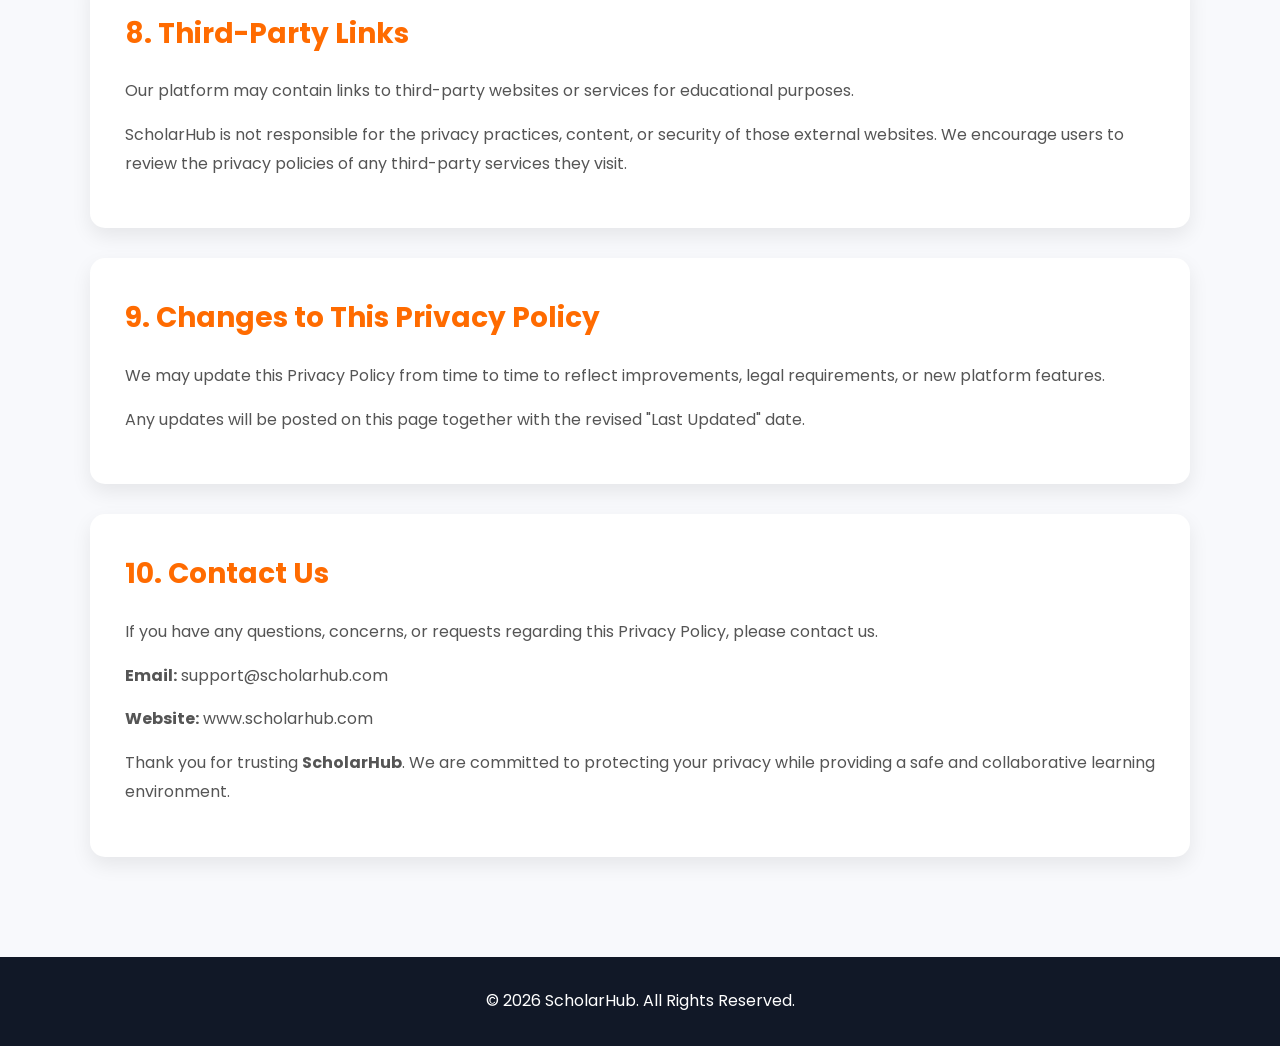
<file: privacy-policy.html>
<!DOCTYPE html>
<html lang="en">
<head>
    <meta charset="UTF-8">
    <meta name="viewport" content="width=device-width, initial-scale=1.0">

    <title>Privacy Policy | ScholarHub</title>


    <link rel="preconnect" href="https://fonts.googleapis.com">
    
    <link rel="preconnect" href="https://fonts.gstatic.com" crossorigin>
    
    <link href="https://fonts.googleapis.com/css2?family=Poppins:wght@300;400;500;600;700&display=swap" rel="stylesheet">

    <link rel="icon" href="images/logo.jpg" type="image/png">

<style>

*{
    margin:0;
    padding:0;
    box-sizing:border-box;
}

html{
    scroll-behavior:smooth;
}

body{
    font-family:'Poppins',sans-serif;
    background:#f8f9fc;
    color:#333;
    line-height:1.8;
}


.container{
    width:90%;
    max-width:1100px;
    margin:auto;
}


.policy-header{
    background:#ffffff;
    padding:18px 0;
    border-bottom:1px solid #ececec;
    position:sticky;
    top:0;
    z-index:1000;
}

.policy-header .container{
    display:flex;
    justify-content:space-between;
    align-items:center;
}

.logo{
    display:flex;
    align-items:center;
    text-decoration:none;
}

.logo img{
    width:180px;
    height:auto;
    display:block;
    object-fit:contain;
}

.back-home{
    text-decoration:none;
    color:#555;
    font-weight:500;
    transition:.3s;
}

.back-home:hover{
    color:#ff6b00;
}


.policy-hero{
    background:linear-gradient(135deg,#ff6b00,#ff944d);
    color:#fff;
    text-align:center;
    padding:90px 20px;
}

.policy-hero h1{
    font-size:42px;
    margin-bottom:20px;
}

.policy-hero p{
    max-width:760px;
    margin:auto;
    font-size:17px;
}

.last-updated{
    margin-top:25px;
    display:inline-block;
    background:rgba(255,255,255,.2);
    padding:10px 20px;
    border-radius:30px;
    font-size:15px;
}


.policy-content{
    padding:70px 0;
}

.policy-section{
    background:#fff;
    margin-bottom:30px;
    padding:35px;
    border-radius:15px;
    box-shadow:0 8px 20px rgba(0,0,0,.08);
}

.policy-section h2{
    color:#ff6b00;
    margin-bottom:18px;
    font-size:28px;
}

.policy-section p{
    margin-bottom:15px;
    color:#555;
}

.policy-section ul{
    margin-left:25px;
}

.policy-section li{
    margin-bottom:12px;
    color:#555;
}


.policy-footer{
    background:#111827;
    color:#fff;
    text-align:center;
    padding:30px 20px;
}


@media(max-width:768px){

    .policy-header .container{
        flex-direction:column;
        gap:15px;
    }

    .policy-hero{
        padding:70px 20px;
    }

    .policy-hero h1{
        font-size:32px;
    }

    .policy-section{
        padding:25px;
    }

    .policy-section h2{
        font-size:24px;
    }

}

@media(max-width:480px){

    .policy-hero h1{
        font-size:28px;
    }

    .policy-hero p{
        font-size:15px;
    }

    .policy-section{
        padding:20px;
    }

    .policy-section h2{
        font-size:22px;
    }

}

</style>

    <link rel="stylesheet"
          href="https://cdnjs.cloudflare.com/ajax/libs/font-awesome/6.7.2/css/all.min.css">
</head>

<body>

    <!-- =============HEADER============ -->
    <header class="policy-header">

        <div class="container">

          <a href="index.html" class="logo">
    <img src="images/logo.png" alt="ScholarHub Logo">
</a>

            <a href="index.html" class="back-home">
                <i class="fa-solid fa-arrow-left"></i>
                Back to Home
            </a>

        </div>

    </header>

    <!-- ============== HERO============== -->

    <section class="policy-hero">

        <div class="container">

            <h1>Privacy Policy</h1>

            <p>
                Your privacy matters to us. This Privacy Policy explains
                how ScholarHub collects, uses, stores, and protects
                your personal information while you use our platform.
            </p>

            <div class="last-updated">
                <i class="fa-regular fa-calendar"></i>
                Last Updated: August 2026
            </div>

        </div>

    </section>

    <!-- ================ MAIN CONTENT============== -->

    <main class="policy-content">

        <div class="container">

            <section class="policy-section">

                <h2>1. Introduction</h2>

                <p>
                    Welcome to <strong>ScholarHub</strong>, an educational
                    platform designed to help students connect with study
                    partners, collaborate in study groups, access learning
                    resources, and improve their academic journey.
                </p>

                <p>
                    We are committed to protecting your personal information
                    and ensuring transparency in how your data is handled.
                    By using ScholarHub, you agree to the practices
                    described in this Privacy Policy.
                </p>

            </section>

            <section class="policy-section">

                <h2>2. Information We Collect</h2>

                <p>
                    To provide you with the best learning experience,
                    ScholarHub may collect the following information when
                    you use our platform:
                </p>

                <ul>

                    <li>
                        <strong>Personal Information:</strong>
                        Your full name, email address, educational level,
                        school or institution, location (if provided),
                        and profile photo.
                    </li>

                    <li>
                        <strong>Account Information:</strong>
                        Your username, password (stored securely in an
                        encrypted format), and account preferences.
                    </li>

                    <li>
                        <strong>Learning Information:</strong>
                        Study interests, selected subjects, study groups,
                        mentorship requests, and academic preferences.
                    </li>

                    <li>
                        <strong>Technical Information:</strong>
                        Browser type, device information, operating system,
                        IP address, pages visited, and general usage
                        statistics that help improve the platform.
                    </li>

                </ul>

            </section>


        

            <section class="policy-section">

                <h2>3. How We Use Your Information</h2>

                <p>
                    The information we collect helps us provide a secure,
                    personalized, and effective learning experience.
                </p>

                <ul>

                    <li>Create and manage your ScholarHub account.</li>

                    <li>Connect you with study partners and mentors.</li>

                    <li>Recommend relevant study groups and learning resources.</li>

                    <li>Improve platform performance and user experience.</li>

                    <li>Respond to your questions and provide customer support.</li>

                    <li>Send important notifications, security updates, and service announcements.</li>

                    <li>Prevent fraud, misuse, and unauthorized access to the platform.</li>

                </ul>

            </section>



            <section class="policy-section">

                <h2>4. How We Share Your Information</h2>

                <p>
                    ScholarHub values your privacy and does not sell,
                    rent, or trade your personal information to third parties.
                </p>

                <p>
                    We may share limited information only in the following situations:
                </p>

                <ul>

                    <li>When required by applicable laws or legal authorities.</li>

                    <li>To protect the safety, rights, and security of our users and platform.</li>

                    <li>With trusted service providers that help us operate ScholarHub, subject to strict confidentiality obligations.</li>

                </ul>

            </section>
                       

            <section class="policy-section">

                <h2>5. Data Security</h2>

                <p>
                    We take reasonable administrative, technical, and
                    organizational measures to protect your personal
                    information from unauthorized access, loss, misuse,
                    or disclosure.
                </p>

                <p>
                    While we strive to keep your information secure,
                    no method of transmitting data over the internet
                    or storing data electronically is completely secure.
                    Therefore, we cannot guarantee absolute security.
                </p>

            </section>



            <section class="policy-section">

                <h2>6. Your Rights and Choices</h2>

                <p>
                    As a ScholarHub user, you have the right to:
                </p>

                <ul>

                    <li>Access and update your personal information.</li>

                    <li>Correct inaccurate or outdated information.</li>

                    <li>Request the deletion of your account, subject to applicable requirements.</li>

                    <li>Choose whether to upload optional profile information such as your profile picture or location.</li>

                </ul>

            </section>


        

            <section class="policy-section">

                <h2>7. Cookies</h2>

                <p>
                    ScholarHub may use cookies and similar technologies
                    to remember your preferences, improve functionality,
                    and enhance your browsing experience.
                </p>

                <p>
                    You can manage or disable cookies through your browser
                    settings, although doing so may affect certain features
                    of the platform.
                </p>

            </section>


        

            <section class="policy-section">

                <h2>8. Third-Party Links</h2>

                <p>
                    Our platform may contain links to third-party websites
                    or services for educational purposes.
                </p>

                <p>
                    ScholarHub is not responsible for the privacy practices,
                    content, or security of those external websites.
                    We encourage users to review the privacy policies of
                    any third-party services they visit.
                </p>

            </section>



            <section class="policy-section">

                <h2>9. Changes to This Privacy Policy</h2>

                <p>
                    We may update this Privacy Policy from time to time
                    to reflect improvements, legal requirements,
                    or new platform features.
                </p>

                <p>
                    Any updates will be posted on this page together with
                    the revised "Last Updated" date.
                </p>

            </section>


          

            <section class="policy-section">

                <h2>10. Contact Us</h2>

                <p>
                    If you have any questions, concerns, or requests
                    regarding this Privacy Policy, please contact us.
                </p>

                <p>
                    <strong>Email:</strong> support@scholarhub.com
                </p>

                <p>
                    <strong>Website:</strong> www.scholarhub.com
                </p>

                <p>
                    Thank you for trusting <strong>ScholarHub</strong>.
                    We are committed to protecting your privacy while
                    providing a safe and collaborative learning environment.
                </p>

            </section>

        </div>

    </main>


    <!-- ============== FOOTER============== -->

    <footer class="policy-footer">

        <div class="container">

            <p>
                &copy; 2026 ScholarHub. All Rights Reserved.
            </p>

        </div>

    </footer>

</body>
</html>
</file>
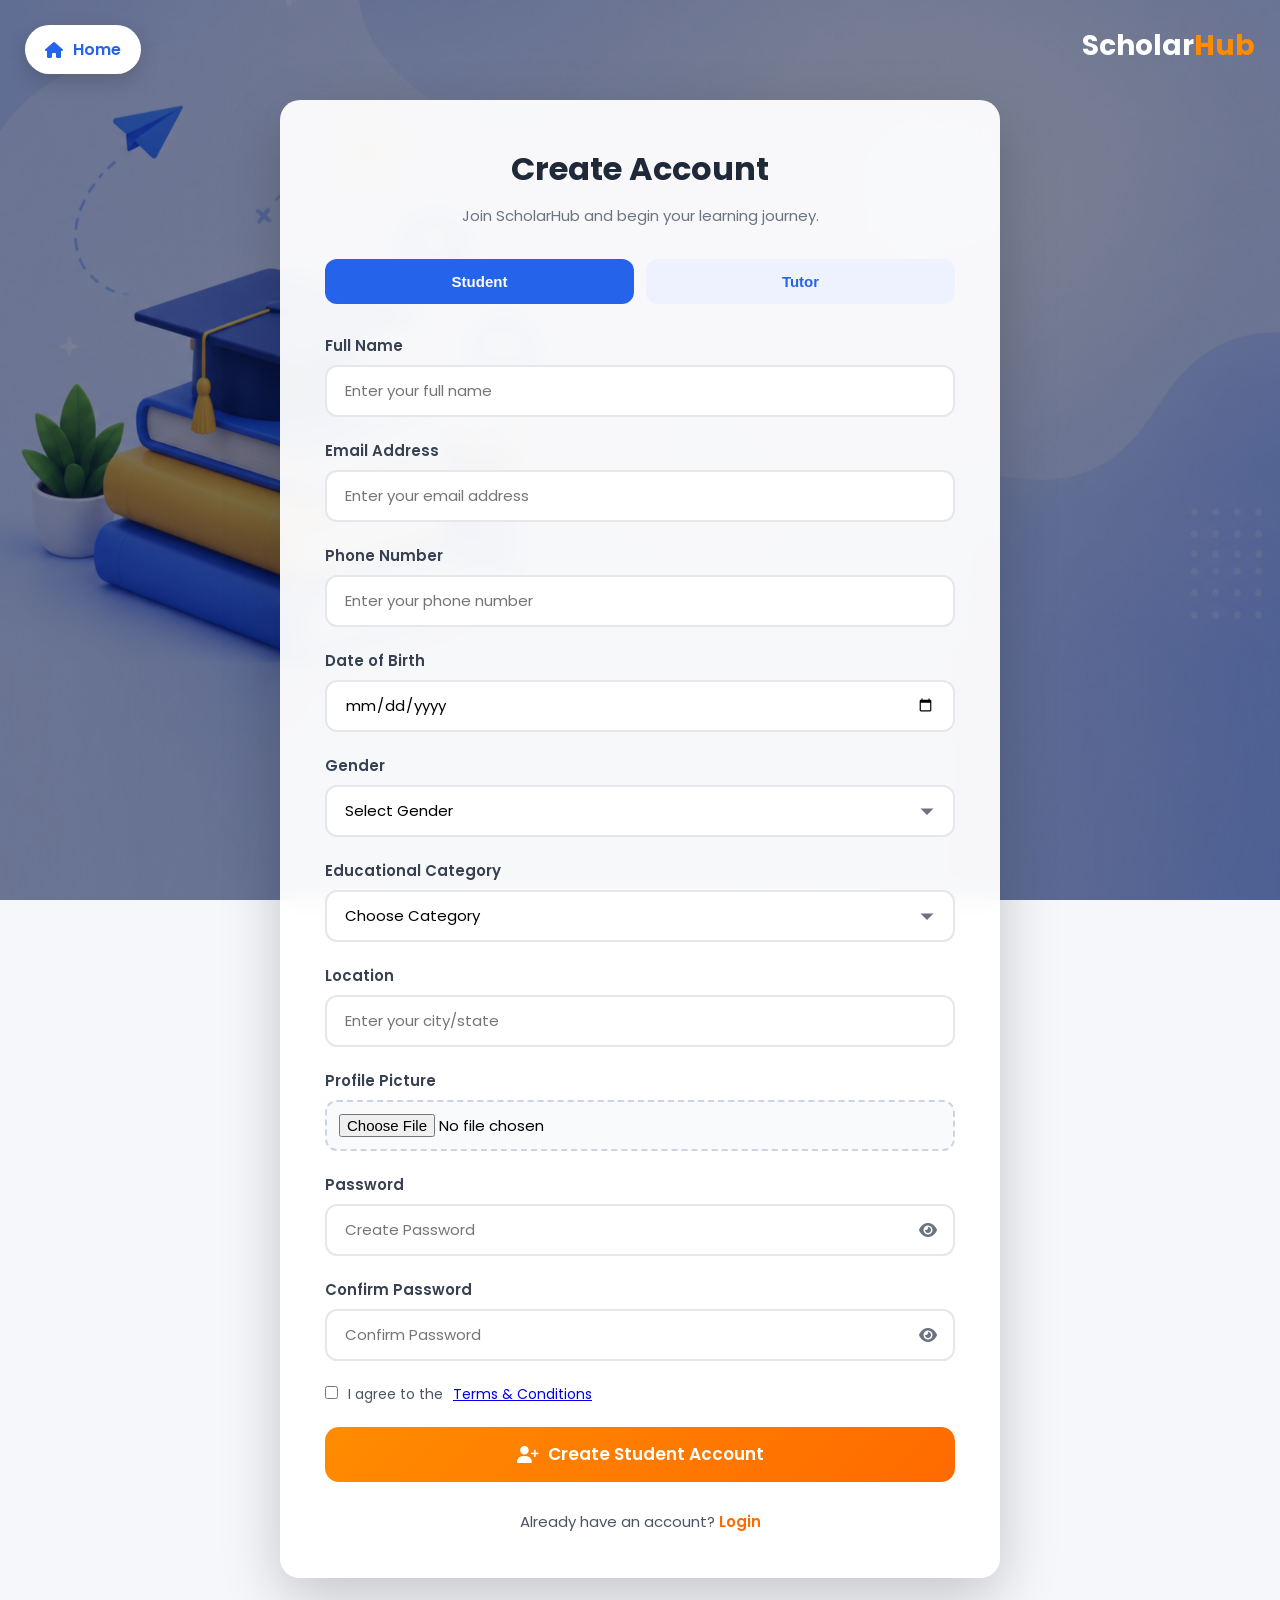
<file: signup.html>
<!DOCTYPE html>
<html lang="en">

<head>

    <meta charset="UTF-8">

    <meta name="viewport"
          content="width=device-width, initial-scale=1.0">

    <title>ScholarHub | Create Account</title>

    <link rel="preconnect"
          href="https://fonts.googleapis.com">

    <link rel="preconnect"
          href="https://fonts.gstatic.com"
          crossorigin>

    <link href="https://fonts.googleapis.com/css2?family=Poppins:wght@300;400;500;600;700&display=swap"
          rel="stylesheet">

    <link rel="stylesheet"
          href="https://cdnjs.cloudflare.com/ajax/libs/font-awesome/6.7.2/css/all.min.css">

      <link rel="icon" href="images/logo.jpg" type="image/png">

    <link rel="stylesheet"
          href="css/signup.css">

</head>

<body>

    <div class="background-overlay"></div>

    <img src="images/background.jpg"
         class="hero-image"
         alt="ScholarHub Background">


    <a href="index.html"
       class="home-btn">

        <i class="fa-solid fa-house"></i>

        Home

    </a>

    <div class="logo-area">
        <h2>

            Scholar<span>Hub</span>

        </h2>

    </div>


    <div class="signup-container">

        <div class="signup-card">

            <h1>Create Account</h1>

            <p>

                Join ScholarHub and begin your learning journey.

            </p>



            <div class="account-tabs">

                <button
                    class="tab-btn active"
                    data-target="student">

                    Student

                </button>

                <button
                    class="tab-btn"
                    data-target="tutor">

                    Tutor

                </button>

            </div>

            <!--=============STUDENT FORM=============-->

            <form
                id="studentForm"
                class="signup-form active">

                <div class="input-group">

                    <label>Full Name</label>

                    <input
                        type="text"
                        placeholder="Enter your full name"
                        required>

                </div>

                <div class="input-group">

                    <label>Email Address</label>

                    <input
                        type="email"
                        placeholder="Enter your email address"
                        required>

                </div>

                <div class="input-group">

                    <label>Phone Number</label>

                    <input
                        type="tel"
                        placeholder="Enter your phone number"
                        required>

                </div>

                <div class="input-group">

                    <label>Date of Birth</label>

                    <input
                        type="date"
                        required>

                </div>

                <div class="input-group">

                    <label>Gender</label>

                    <select required>

                        <option value="">Select Gender</option>

                        <option>Male</option>

                        <option>Female</option>

                    </select>

                </div>

                <div class="input-group">

                    <label>Educational Category</label>

                    <select required>

                        <option value="">Choose Category</option>

                        <option>JSS</option>

                        <option>SSS Arts</option>

                        <option>SSS Science</option>

                        <option>SSS Commercial</option>

                        <option>University</option>

                        <option>English Learner</option>

                    </select>

                </div>

                <div class="input-group">

                    <label>Location</label>

                    <input
                        type="text"
                        placeholder="Enter your city/state"
                        required>

                </div>

                <div class="input-group">

                    <label>Profile Picture</label>

                    <input
                        type="file"
                        accept="image/*">

                </div>

                <div class="input-group password-group">

                    <label>Password</label>

                    <div class="password-box">

                        <input
                            id="studentPassword"
                            type="password"
                            placeholder="Create Password"
                            required>

                        <i class="fa-solid fa-eye toggle-password"></i>

                    </div>

                </div>

                <div class="input-group password-group">

                    <label>Confirm Password</label>

                    <div class="password-box">

                        <input
                            id="studentConfirmPassword"
                            type="password"
                            placeholder="Confirm Password"
                            required>

                        <i class="fa-solid fa-eye toggle-password"></i>

                    </div>

                </div>

    

                <div class="options">

<label class="remember">
    <input type="checkbox" required>
    I agree to the
    <a href="terms-of-service.html" class="terms-link" target="_blank">
        Terms & Conditions
    </a>
</label>

                </div>


                <button
                    type="submit"
                    class="btn-signup">

                    <i class="fa-solid fa-user-plus"></i>

                    Create Student Account

                </button>

            </form>



            <!--===================TUTOR FORM=================-->

            <form
                id="tutorForm"
                class="signup-form">

                <div class="input-group">

                    <label>Full Name</label>

                    <input
                        type="text"
                        placeholder="Enter your full name"
                        required>

                </div>

                <div class="input-group">

                    <label>Email Address</label>

                    <input
                        type="email"
                        placeholder="Enter your email address"
                        required>

                </div>

                <div class="input-group">

                    <label>Phone Number</label>

                    <input
                        type="tel"
                        placeholder="Enter your phone number"
                        required>

                </div>

                <div class="input-group">

                    <label>Location</label>

                    <input
                        type="text"
                        placeholder="Enter your location"
                        required>

                </div>

                <div class="input-group">

                    <label>Area of Specialization</label>

                    <select required>

                        <option value="">Select Specialization</option>

                        <option>JSS Subjects</option>

                        <option>SSS Science</option>

                        <option>SSS Arts</option>

                        <option>SSS Commercial</option>

                        <option>University Courses</option>

                        <option>English Language</option>

                    </select>

                </div>

                <div class="input-group">

                    <label>Profile Picture</label>

                    <input
                        type="file"
                        accept="image/*">

                </div>

                <div class="input-group password-group">

                    <label>Password</label>

                    <div class="password-box">

                        <input
                            id="tutorPassword"
                            type="password"
                            placeholder="Create Password"
                            required>

                        <i class="fa-solid fa-eye toggle-password"></i>

                    </div>

                </div>

                <div class="input-group password-group">

                    <label>Confirm Password</label>

                    <div class="password-box">

                        <input
                            id="tutorConfirmPassword"
                            type="password"
                            placeholder="Confirm Password"
                            required>

                        <i class="fa-solid fa-eye toggle-password"></i>

                    </div>

                </div>

<div class="options">

    <label class="remember">
    <input type="checkbox" required>
    I agree to the
    <a href="terms-of-service.html" class="terms-link" target="_blank">
        Terms & Conditions
    </a>
</label>

</div>

                <button
                    type="submit"
                    class="btn-signup">

                    <i class="fa-solid fa-chalkboard-user"></i>

                    Create Tutor Account

                </button>

            </form>

            <div class="login-link">

                Already have an account?

                <a href="login.html">

                    Login

                </a>

            </div>

        </div>

    </div>

    <script src="js/signup.js"></script>

</body>

</html>
</file>
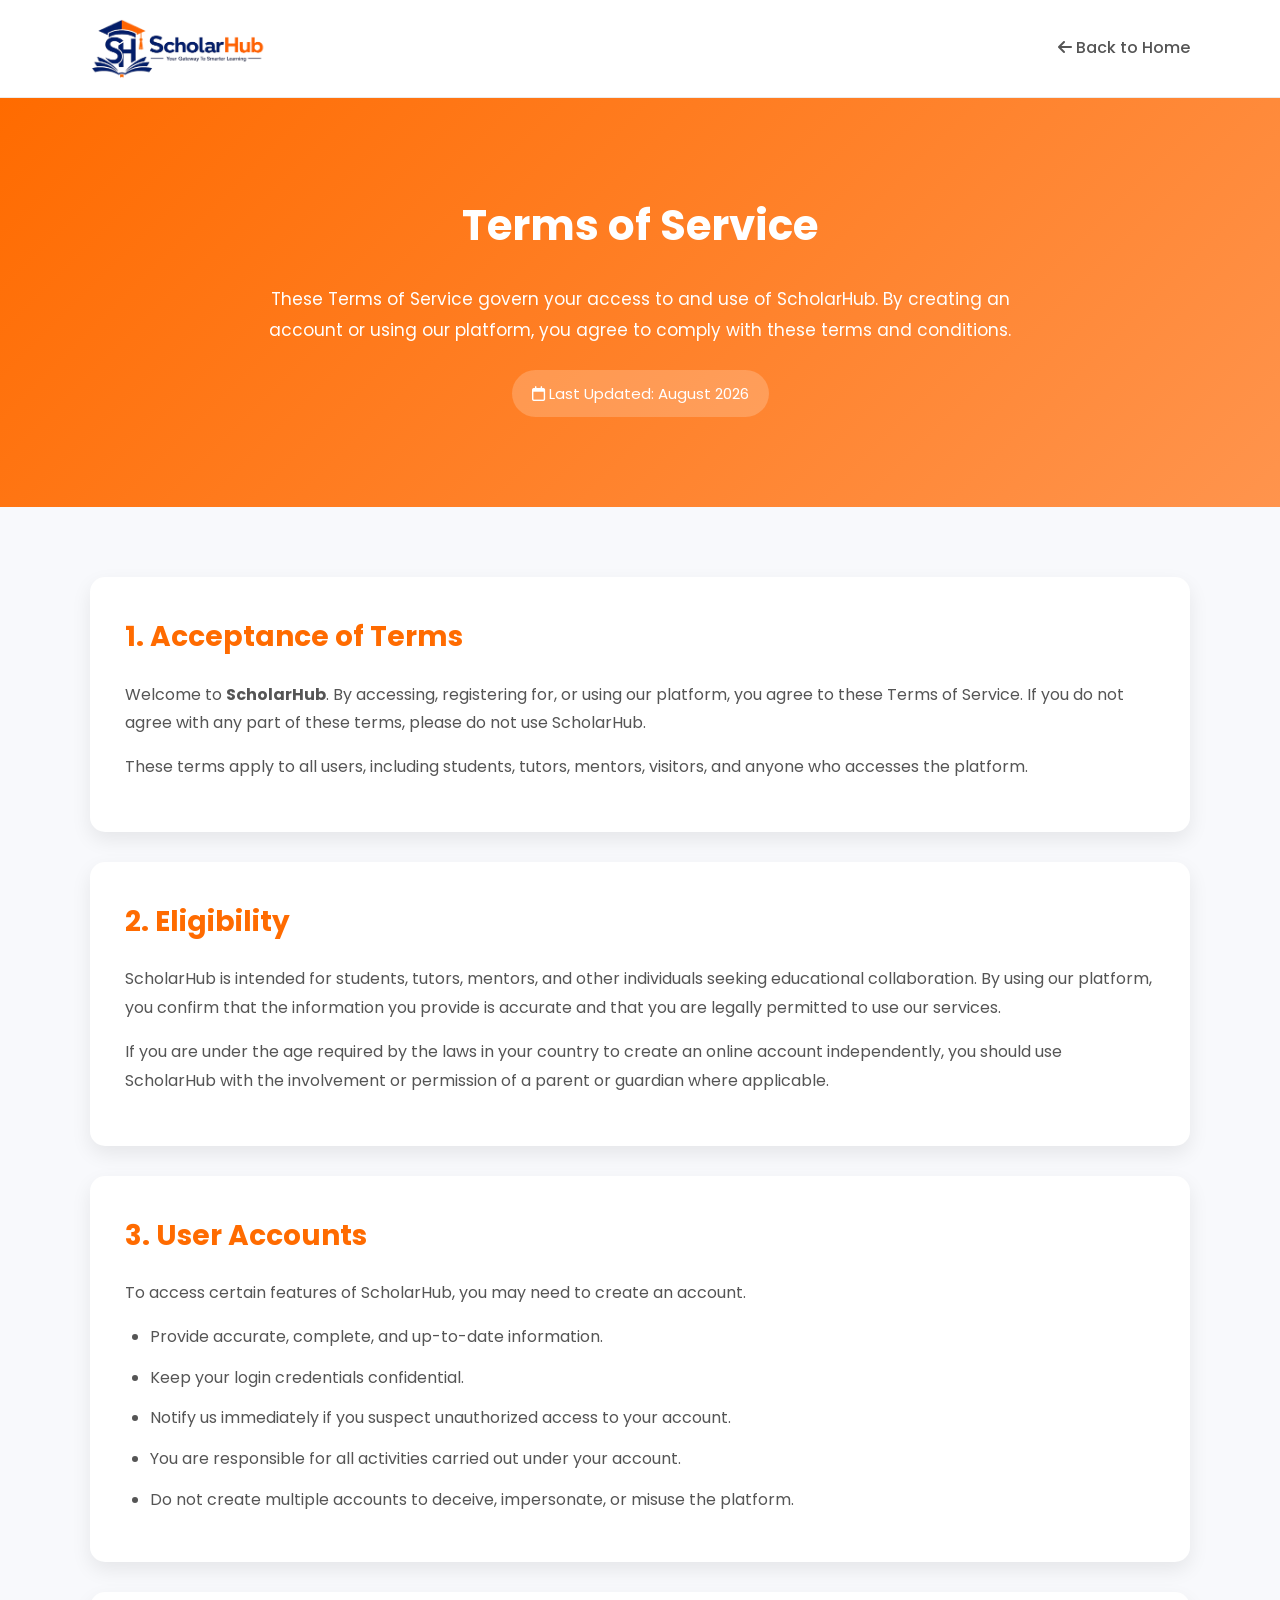
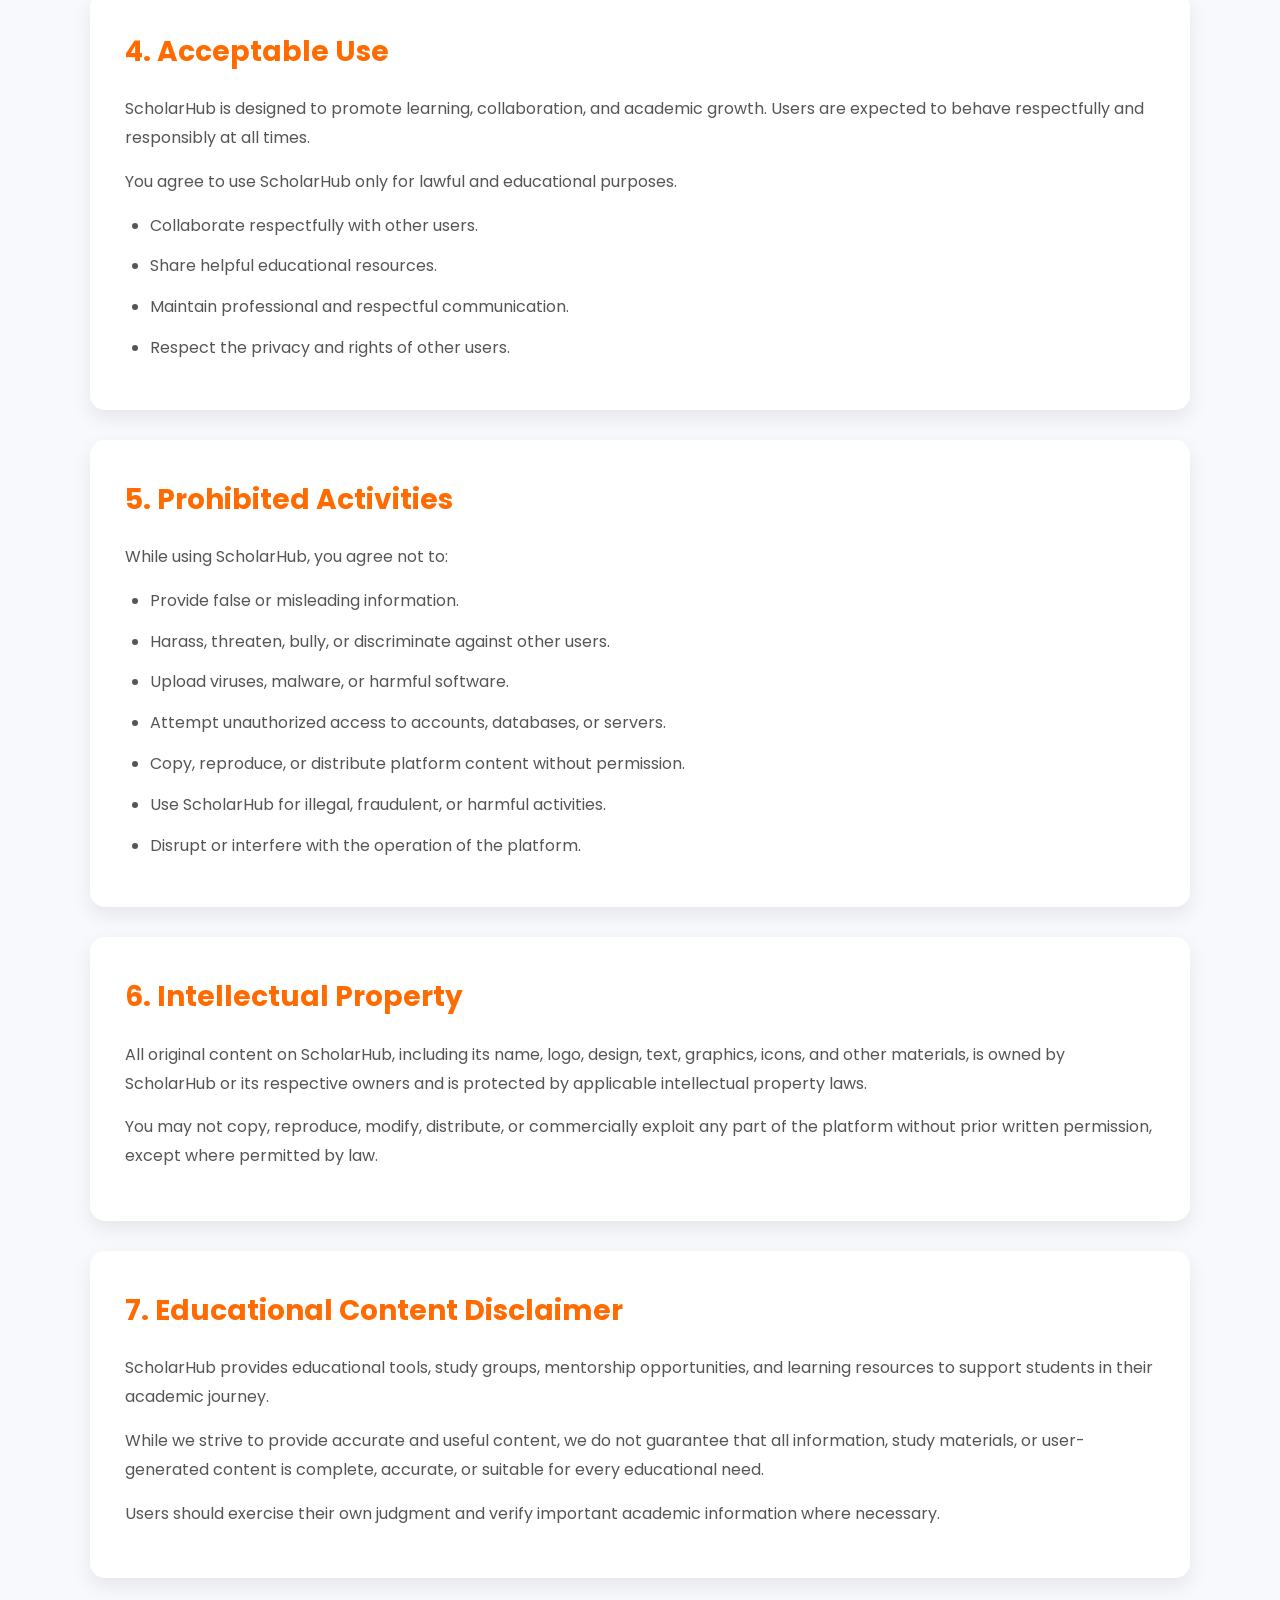
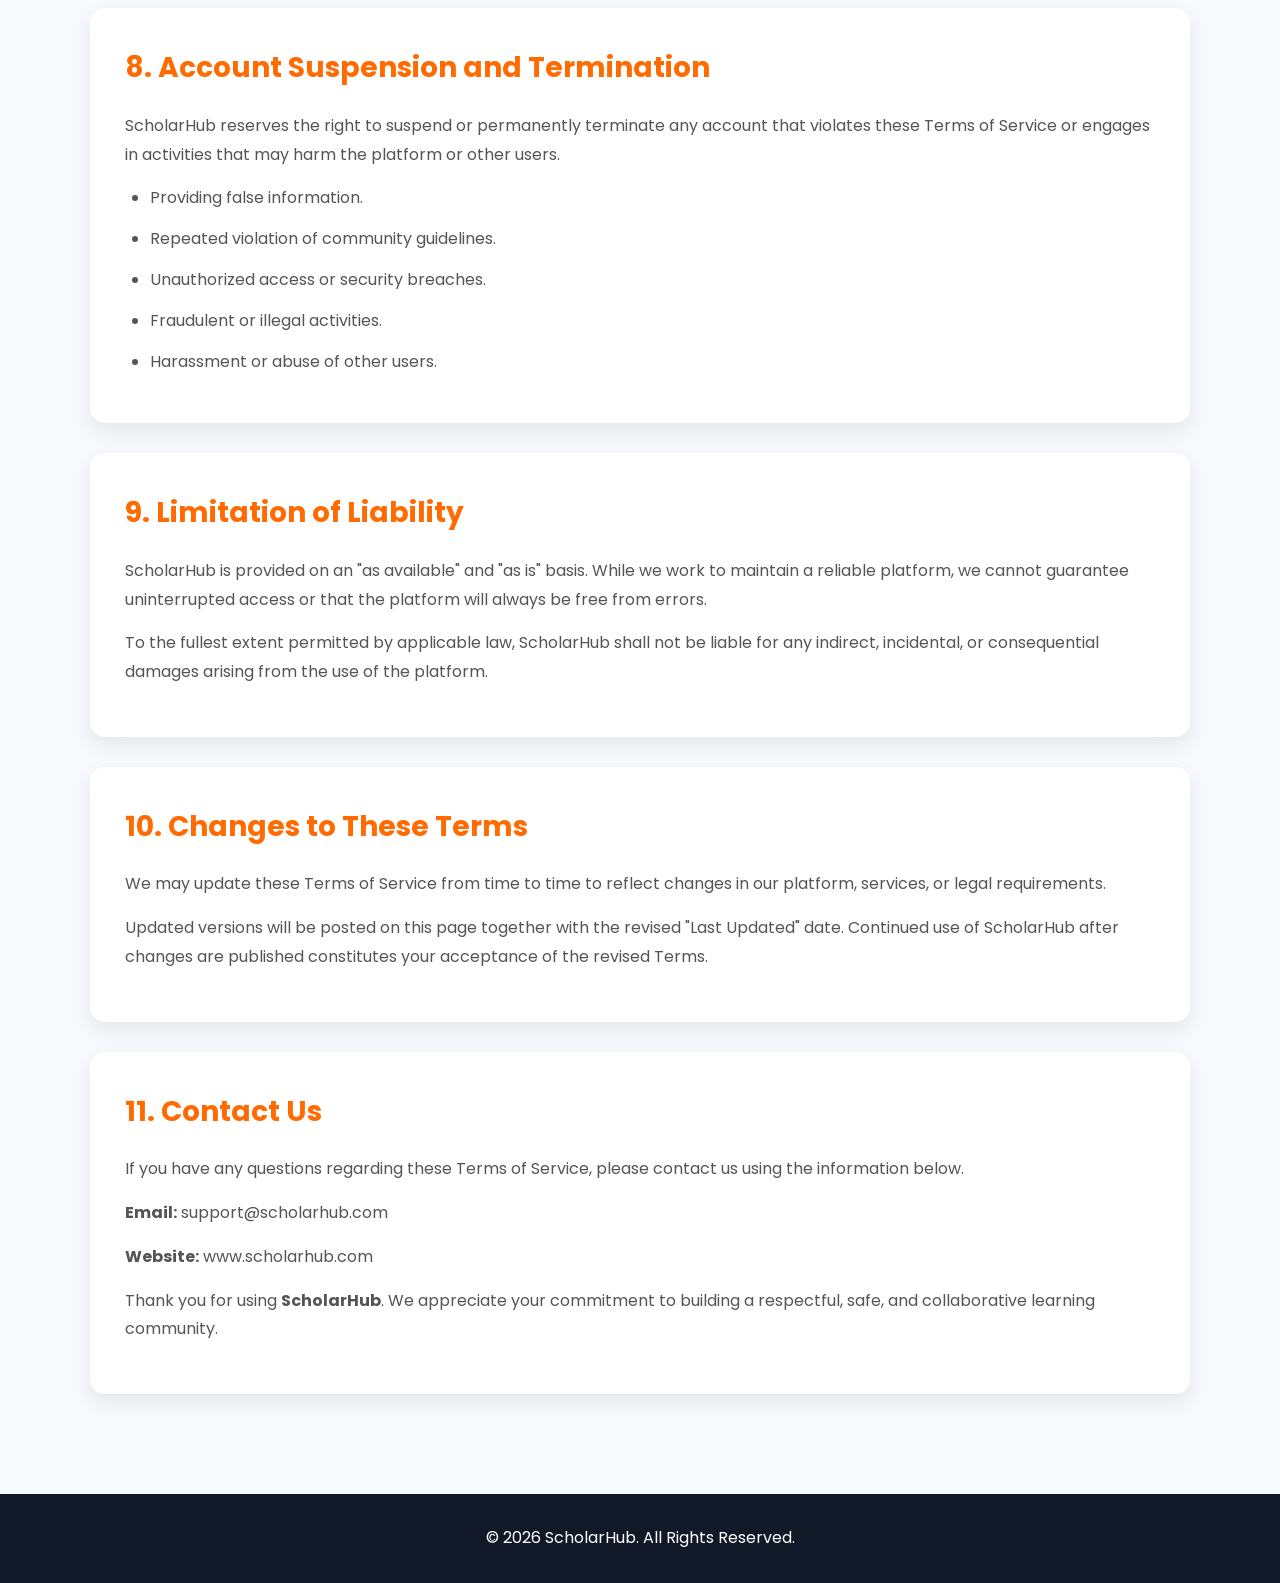
<file: terms-of-service.html>
<!DOCTYPE html>
<html lang="en">
<head>
    <meta charset="UTF-8">
    <meta name="viewport" content="width=device-width, initial-scale=1.0">

    <title>Terms of Service | ScholarHub</title>

    <link rel="preconnect" href="https://fonts.googleapis.com">
    <link rel="preconnect" href="https://fonts.gstatic.com" crossorigin>

    <link href="https://fonts.googleapis.com/css2?family=Poppins:wght@300;400;500;600;700&display=swap" rel="stylesheet">

    <link rel="stylesheet"
          href="https://cdnjs.cloudflare.com/ajax/libs/font-awesome/6.7.2/css/all.min.css">

    <link rel="icon" href="images/logo.jpg" type="image/png">

<style>

*{
    margin:0;
    padding:0;
    box-sizing:border-box;
}

html{
    scroll-behavior:smooth;
}

body{
    font-family:'Poppins',sans-serif;
    background:#f8f9fc;
    color:#333;
    line-height:1.8;
}


.container{
    width:90%;
    max-width:1100px;
    margin:auto;
}


.policy-header{
    background:#ffffff;
    padding:18px 0;
    border-bottom:1px solid #ececec;
    position:sticky;
    top:0;
    z-index:1000;
}

.policy-header .container{
    display:flex;
    justify-content:space-between;
    align-items:center;
}

.logo{
    display:flex;
    align-items:center;
    text-decoration:none;
}

.logo img{
    width:180px;
    height:auto;
    display:block;
    object-fit:contain;
}

.back-home{
    text-decoration:none;
    color:#555;
    font-weight:500;
    transition:.3s;
}

.back-home:hover{
    color:#ff6b00;
}


.policy-hero{
    background:linear-gradient(135deg,#ff6b00,#ff944d);
    color:#fff;
    text-align:center;
    padding:90px 20px;
}

.policy-hero h1{
    font-size:42px;
    margin-bottom:20px;
}

.policy-hero p{
    max-width:760px;
    margin:auto;
    font-size:17px;
}

.last-updated{
    margin-top:25px;
    display:inline-block;
    background:rgba(255,255,255,.2);
    padding:10px 20px;
    border-radius:30px;
    font-size:15px;
}



.policy-content{
    padding:70px 0;
}

.policy-section{
    background:#fff;
    margin-bottom:30px;
    padding:35px;
    border-radius:15px;
    box-shadow:0 8px 20px rgba(0,0,0,.08);
}

.policy-section h2{
    color:#ff6b00;
    margin-bottom:18px;
    font-size:28px;
}

.policy-section p{
    margin-bottom:15px;
    color:#555;
}

.policy-section ul{
    margin-left:25px;
}

.policy-section li{
    margin-bottom:12px;
    color:#555;
}


.policy-footer{
    background:#111827;
    color:#fff;
    text-align:center;
    padding:30px 20px;
}


@media(max-width:768px){

    .policy-header .container{
        flex-direction:column;
        gap:15px;
    }

    .policy-hero{
        padding:70px 20px;
    }

    .policy-hero h1{
        font-size:32px;
    }

    .policy-section{
        padding:25px;
    }

    .policy-section h2{
        font-size:24px;
    }

}

@media(max-width:480px){

    .policy-hero h1{
        font-size:28px;
    }

    .policy-hero p{
        font-size:15px;
    }

    .policy-section{
        padding:20px;
    }

    .policy-section h2{
        font-size:22px;
    }

}

</style>

</head>

<body>

<header class="policy-header">

    <div class="container">
<a href="index.html" class="logo">
    <img src="images/logo.png" alt="ScholarHub Logo">
</a>

        <a href="index.html" class="back-home">
            <i class="fa-solid fa-arrow-left"></i>
            Back to Home
        </a>

    </div>

</header>

<section class="policy-hero">

    <div class="container">

        <h1>Terms of Service</h1>

        <p>
            These Terms of Service govern your access to and use of
            ScholarHub. By creating an account or using our platform,
            you agree to comply with these terms and conditions.
        </p>

        <div class="last-updated">
            <i class="fa-regular fa-calendar"></i>
            Last Updated: August 2026
        </div>

    </div>

</section>

<main class="policy-content">

    <div class="container">

        <section class="policy-section">

            <h2>1. Acceptance of Terms</h2>

            <p>
                Welcome to <strong>ScholarHub</strong>. By accessing,
                registering for, or using our platform, you agree to
                these Terms of Service. If you do not agree with any
                part of these terms, please do not use ScholarHub.
            </p>

            <p>
                These terms apply to all users, including students,
                tutors, mentors, visitors, and anyone who accesses
                the platform.
            </p>

        </section>
            

        <section class="policy-section">

            <h2>2. Eligibility</h2>

            <p>
                ScholarHub is intended for students, tutors, mentors,
                and other individuals seeking educational collaboration.
                By using our platform, you confirm that the information
                you provide is accurate and that you are legally permitted
                to use our services.
            </p>

            <p>
                If you are under the age required by the laws in your
                country to create an online account independently,
                you should use ScholarHub with the involvement or
                permission of a parent or guardian where applicable.
            </p>

        </section>



        <section class="policy-section">

            <h2>3. User Accounts</h2>

            <p>
                To access certain features of ScholarHub, you may need
                to create an account.
            </p>

            <ul>

                <li>Provide accurate, complete, and up-to-date information.</li>

                <li>Keep your login credentials confidential.</li>

                <li>Notify us immediately if you suspect unauthorized access to your account.</li>

                <li>You are responsible for all activities carried out under your account.</li>

                <li>Do not create multiple accounts to deceive, impersonate, or misuse the platform.</li>

            </ul>

        </section>



        <section class="policy-section">

            <h2>4. Acceptable Use</h2>

            <p>
                ScholarHub is designed to promote learning,
                collaboration, and academic growth. Users are expected
                to behave respectfully and responsibly at all times.
            </p>

            <p>You agree to use ScholarHub only for lawful and educational purposes.</p>

            <ul>

                <li>Collaborate respectfully with other users.</li>

                <li>Share helpful educational resources.</li>

                <li>Maintain professional and respectful communication.</li>

                <li>Respect the privacy and rights of other users.</li>

            </ul>

        </section>




        <section class="policy-section">

            <h2>5. Prohibited Activities</h2>

            <p>
                While using ScholarHub, you agree not to:
            </p>

            <ul>

                <li>Provide false or misleading information.</li>

                <li>Harass, threaten, bully, or discriminate against other users.</li>

                <li>Upload viruses, malware, or harmful software.</li>

                <li>Attempt unauthorized access to accounts, databases, or servers.</li>

                <li>Copy, reproduce, or distribute platform content without permission.</li>

                <li>Use ScholarHub for illegal, fraudulent, or harmful activities.</li>

                <li>Disrupt or interfere with the operation of the platform.</li>

            </ul>

        </section>
      

        <section class="policy-section">

            <h2>6. Intellectual Property</h2>

            <p>
                All original content on ScholarHub, including its name,
                logo, design, text, graphics, icons, and other materials,
                is owned by ScholarHub or its respective owners and is
                protected by applicable intellectual property laws.
            </p>

            <p>
                You may not copy, reproduce, modify, distribute, or
                commercially exploit any part of the platform without
                prior written permission, except where permitted by law.
            </p>

        </section>



        <section class="policy-section">

            <h2>7. Educational Content Disclaimer</h2>

            <p>
                ScholarHub provides educational tools, study groups,
                mentorship opportunities, and learning resources to
                support students in their academic journey.
            </p>

            <p>
                While we strive to provide accurate and useful content,
                we do not guarantee that all information, study materials,
                or user-generated content is complete, accurate, or suitable
                for every educational need.
            </p>

            <p>
                Users should exercise their own judgment and verify
                important academic information where necessary.
            </p>

        </section>


        <section class="policy-section">

            <h2>8. Account Suspension and Termination</h2>

            <p>
                ScholarHub reserves the right to suspend or permanently
                terminate any account that violates these Terms of Service
                or engages in activities that may harm the platform or
                other users.
            </p>

            <ul>

                <li>Providing false information.</li>

                <li>Repeated violation of community guidelines.</li>

                <li>Unauthorized access or security breaches.</li>

                <li>Fraudulent or illegal activities.</li>

                <li>Harassment or abuse of other users.</li>

            </ul>

        </section>




        <section class="policy-section">

            <h2>9. Limitation of Liability</h2>

            <p>
                ScholarHub is provided on an "as available" and
                "as is" basis. While we work to maintain a reliable
                platform, we cannot guarantee uninterrupted access
                or that the platform will always be free from errors.
            </p>

            <p>
                To the fullest extent permitted by applicable law,
                ScholarHub shall not be liable for any indirect,
                incidental, or consequential damages arising from
                the use of the platform.
            </p>

        </section>


        <section class="policy-section">

            <h2>10. Changes to These Terms</h2>

            <p>
                We may update these Terms of Service from time to time
                to reflect changes in our platform, services, or legal
                requirements.
            </p>

            <p>
                Updated versions will be posted on this page together
                with the revised "Last Updated" date. Continued use of
                ScholarHub after changes are published constitutes your
                acceptance of the revised Terms.
            </p>

        </section>


    
        <section class="policy-section">

            <h2>11. Contact Us</h2>

            <p>
                If you have any questions regarding these Terms of
                Service, please contact us using the information below.
            </p>

            <p>
                <strong>Email:</strong> support@scholarhub.com
            </p>

            <p>
                <strong>Website:</strong> www.scholarhub.com
            </p>

            <p>
                Thank you for using <strong>ScholarHub</strong>.
                We appreciate your commitment to building a respectful,
                safe, and collaborative learning community.
            </p>

        </section>

    </div>

</main>


<!-- ============= FOOTER============= -->

<footer class="policy-footer">

    <div class="container">

        <p>&copy; 2026 ScholarHub. All Rights Reserved.</p>

    </div>

</footer>

</body>
</html>
</file>
<file: css/style.css>
@import url('https://fonts.googleapis.com/css2?family=Inter:wght@300;400;500;600;700&family=Poppins:wght@400;500;600;700;800&display=swap');



:root{

    --primary:#2563eb;
    --primary-dark:#1d4ed8;
    --secondary:#ff8c00;

    --white:#ffffff;
    --black:#111827;

    --text:#4b5563;
    --heading:#1f2937;

    --light:#f8fafc;
    --gray:#e5e7eb;

    --shadow:0 10px 30px rgba(0,0,0,.08);

    --radius:18px;

    --transition:.35s ease;

    --container:1200px;

}



*{
    margin:0;
    padding:0;
    box-sizing:border-box;
}

html{

    scroll-behavior:smooth;

}

body{

    font-family:'Inter',sans-serif;

    background:var(--white);

    color:var(--text);

    overflow-x:hidden;

    line-height:1.7;

}

img{

    width:100%;

    display:block;

}

a{

    text-decoration:none;

}

ul{

    list-style:none;

}

section{

    padding:110px 0;

}




.container{

    width:90%;

    max-width:var(--container);

    margin:auto;

}




h1,
h2,
h3,
h4{

    font-family:'Poppins',sans-serif;

    color:var(--heading);

    line-height:1.2;

}

h1{

    font-size:3.8rem;

}

h2{

    font-size:2.7rem;

    margin-bottom:20px;

}

h3{

    font-size:1.35rem;

    margin-bottom:15px;

}

p{

    color:var(--text);

    font-size:1rem;

}




.section-header{

    text-align:center;

    max-width:720px;

    margin:0 auto 70px;

}

.section-tag{

    display:inline-block;

    background:#dbeafe;

    color:var(--primary);

    padding:8px 20px;

    border-radius:40px;

    font-weight:600;

    margin-bottom:20px;

    font-size:.95rem;

}

.section-header p{

    margin-top:15px;

}




.btn-primary{

    display:inline-flex;

    align-items:center;

    justify-content:center;

    padding:15px 34px;

    background:var(--primary);

    color:#fff;

    border-radius:50px;

    font-weight:600;

    transition:var(--transition);

    box-shadow:0 10px 25px rgba(37,99,235,.25);

}

.btn-primary:hover{

    background:var(--primary-dark);

    transform:translateY(-4px);

}

.btn-secondary{

    display:inline-flex;

    align-items:center;

    justify-content:center;

    padding:15px 34px;

    border:2px solid var(--primary);

    color:var(--primary);

    border-radius:50px;

    font-weight:600;

    transition:var(--transition);

    background:#fff;

}

.btn-secondary:hover{

    background:var(--primary);

    color:#fff;

}




.feature-card,
.resource-card,
.why-card,
.testimonial-card,
.step-card{

    background:#fff;

    border-radius:var(--radius);

    box-shadow:var(--shadow);

    transition:var(--transition);

    overflow:hidden;

}

.feature-card:hover,
.resource-card:hover,
.why-card:hover,
.testimonial-card:hover,
.step-card:hover{

    transform:translateY(-10px);

}




.text-center{

    text-align:center;

}

.mt-2{

    margin-top:20px;

}

.mt-3{

    margin-top:30px;

}

.mb-2{

    margin-bottom:20px;

}

.mb-3{

    margin-bottom:30px;

}




::-webkit-scrollbar{

    width:10px;

}

::-webkit-scrollbar-track{

    background:#eef2ff;

}

::-webkit-scrollbar-thumb{

    background:var(--primary);

    border-radius:20px;

}

::-webkit-scrollbar-thumb:hover{

    background:var(--primary-dark);

}




::selection{

    background:var(--primary);

    color:#fff;

}
/*===========NAVBAR==========*/

header{

    position:fixed;

    top:0;

    left:0;

    width:100%;

    z-index:1000;

    transition:transform .35s ease;

}

header.hide-nav{

    transform:translateY(-100%);

}

header.show-nav{

    transform:translateY(0);

}


.navbar{

    width:100%;

    padding:18px 0;

    transition:.4s ease;

    background:rgba(255,255,255,.90);

    backdrop-filter:blur(14px);

    -webkit-backdrop-filter:blur(14px);

    border-bottom:1px solid rgba(0,0,0,.05);

}

.navbar.scrolled{

    padding:14px 0;

    box-shadow:0 10px 30px rgba(0,0,0,.08);

}

.navbar .container{

    display:flex;

    align-items:center;

    justify-content:space-between;

}


.logo{

    display:flex;

    align-items:center;

}

.logo img{

    width:170px;

    height:auto;

    transition:.35s ease;

}

.logo img:hover{

    transform:scale(1.05);

}



.nav-links{

    display:flex;

    align-items:center;

    gap:35px;

}

.nav-links li{

    position:relative;

}

.nav-links a{

    color:var(--heading);

    font-weight:600;

    font-size:1rem;

    transition:.35s ease;

    position:relative;

}

/* Animated part/sec */

.nav-links a::after{

    content:"";

    position:absolute;

    left:0;

    bottom:-8px;

    width:0;

    height:3px;

    background:var(--primary);

    border-radius:20px;

    transition:.35s ease;

}

.nav-links a:hover::after,

.nav-links a.active::after{

    width:100%;

}

.nav-links a:hover{

    color:var(--primary);

}



.nav-buttons{

    display:flex;

    align-items:center;

    gap:15px;

}

.btn-login{

    color:var(--heading);

    font-weight:600;

    transition:.35s ease;

}

.btn-login:hover{

    color:var(--primary);

}

/*======= MOBILE MENU======*/

.menu-toggle{

    display:none;

    width:48px;

    height:48px;

    border-radius:12px;

    background:#eef4ff;

    cursor:pointer;

    align-items:center;

    justify-content:center;

    transition:.35s ease;

}

.menu-toggle:hover{

    background:var(--primary);

    color:#fff;

}

.menu-toggle i{

    font-size:1.3rem;

}



.navbar{

    animation:slideDown .8s ease;

}

@keyframes slideDown{

    from{

        opacity:0;

        transform:translateY(-50px);

    }

    to{

        opacity:1;

        transform:translateY(0);

    }

}
/*=============HERO SECTION===============*/

.hero{

    padding-top:170px;

    padding-bottom:120px;

    background:linear-gradient(135deg,#f8fbff 0%,#eef5ff 50%,#ffffff 100%);

    overflow:hidden;

    position:relative;

}



.hero::before{

    content:"";

    position:absolute;

    width:500px;

    height:500px;

    background:rgba(37,99,235,.08);

    border-radius:50%;

    top:-180px;

    right:-120px;

    filter:blur(10px);

}

.hero::after{

    content:"";

    position:absolute;

    width:300px;

    height:300px;

    background:rgba(255,140,0,.08);

    border-radius:50%;

    bottom:-100px;

    left:-100px;

    filter:blur(8px);

}



.hero-container{

    display:grid;

    grid-template-columns:1fr 1fr;

    align-items:center;

    gap:70px;

    position:relative;

    z-index:2;

}



.hero-content{

    animation:fadeLeft 1s ease;

}

.hero-badge{

    display:inline-block;

    padding:10px 22px;

    background:#dbeafe;

    color:var(--primary);

    border-radius:50px;

    font-weight:600;

    margin-bottom:25px;

}

.hero-content h1{

    font-size:4rem;

    line-height:1.15;

    margin-bottom:25px;

    color:var(--heading);

}

.hero-content h1 span{

    color:var(--primary);

}

.hero-content p{

    font-size:1.08rem;

    margin-bottom:35px;

    max-width:560px;

}



.hero-buttons{

    display:flex;

    gap:18px;

    margin-bottom:45px;

    flex-wrap:wrap;

}



.hero-highlights{

    display:flex;

    gap:30px;

    flex-wrap:wrap;

}

.highlight{

    display:flex;

    align-items:center;

    gap:10px;

}

.highlight i{

    width:45px;

    height:45px;

    display:flex;

    align-items:center;

    justify-content:center;

    background:#fff;

    color:var(--primary);

    border-radius:50%;

    box-shadow:0 10px 25px rgba(0,0,0,.08);

}

.highlight span{

    font-weight:600;

    color:var(--heading);

}


.hero-image{

    position:relative;

    display:flex;

    justify-content:center;

    animation:fadeRight 1s ease;

}

.hero-image::before{

    content:"";

    position:absolute;

    width:430px;

    height:430px;

    background:linear-gradient(135deg,#2563eb,#4f8cff);

    border-radius:50%;

    opacity:.08;

    z-index:-1;

}

.hero-image img{

    width:100%;

    max-width:520px;

    animation:floating 4s ease-in-out infinite;

}

/*========ANIMATIONS=========*/

@keyframes floating{

    0%{

        transform:translateY(0px);

    }

    50%{

        transform:translateY(-12px);

    }

    100%{

        transform:translateY(0px);

    }

}

@keyframes fadeLeft{

    from{

        opacity:0;

        transform:translateX(-50px);

    }

    to{

        opacity:1;

        transform:translateX(0);

    }

}

@keyframes fadeRight{

    from{

        opacity:0;

        transform:translateX(50px);

    }

    to{

        opacity:1;

        transform:translateX(0);

    }

}
/*========ABOUT  SECTION======*/

.about{

    background:#ffffff;

    position:relative;

}

.about-container{

    display:grid;

    grid-template-columns:1fr 1fr;

    align-items:center;

    gap:70px;

}



.about-image{

    position:relative;

}

.about-image img{

    width:100%;

    border-radius:25px;

    box-shadow:0 20px 45px rgba(0,0,0,.12);

    transition:.4s ease;

}

.about-image img:hover{

    transform:scale(1.03);

}


.about-image::before{

    content:"";

    position:absolute;

    width:180px;

    height:180px;

    background:rgba(37,99,235,.08);

    border-radius:50%;

    top:-30px;

    left:-30px;

    z-index:-1;

}

.about-image::after{

    content:"";

    position:absolute;

    width:120px;

    height:120px;

    background:rgba(255,140,0,.12);

    border-radius:25px;

    bottom:-20px;

    right:-20px;

    transform:rotate(18deg);

    z-index:-1;

}


.about-content{

    display:flex;

    flex-direction:column;

    justify-content:center;

}

.about-content h2{

    margin:20px 0;

    font-size:2.8rem;

    color:var(--heading);

}

.about-content p{

    margin-bottom:20px;

    font-size:1.05rem;

    color:var(--text);

}



.about-highlights{

    display:grid;

    grid-template-columns:repeat(2,1fr);

    gap:20px;

    margin:35px 0;

}

.about-item{

    display:flex;

    align-items:center;

    gap:15px;

    padding:18px;

    background:#f8fbff;

    border-radius:16px;

    transition:.35s ease;

    border:1px solid transparent;

}

.about-item:hover{

    transform:translateY(-6px);

    border-color:#dbeafe;

    box-shadow:0 10px 25px rgba(37,99,235,.12);

}

.about-item i{

    width:55px;

    height:55px;

    display:flex;

    align-items:center;

    justify-content:center;

    background:var(--primary);

    color:#fff;

    border-radius:50%;

    font-size:1.2rem;

}

.about-item span{

    font-weight:600;

    color:var(--heading);

}



.about-content .btn-primary{

    align-self:flex-start;

    margin-top:10px;

}
/*========= WHY CHOOSE SCHOLARHUB
==========*/

.why-us{

    background:#f8fbff;

    position:relative;

}

.why-grid{

    display:grid;

    grid-template-columns:repeat(3,1fr);

    gap:30px;

}


.why-card{

    background:#fff;

    padding:40px 30px;

    text-align:center;

    border-radius:20px;

    box-shadow:0 15px 35px rgba(0,0,0,.06);

    transition:.4s ease;

    border:1px solid transparent;

}

.why-card:hover{

    transform:translateY(-12px);

    border-color:#dbeafe;

    box-shadow:0 20px 45px rgba(37,99,235,.15);

}


.why-card i{

    width:80px;

    height:80px;

    display:flex;

    align-items:center;

    justify-content:center;

    margin:0 auto 25px;

    font-size:2rem;

    color:#fff;

    background:linear-gradient(135deg,var(--primary),#4f8cff);

    border-radius:50%;

    transition:.4s ease;

}

.why-card:hover i{

    transform:rotateY(180deg) scale(1.08);

}



.why-card h3{

    margin-bottom:18px;

    color:var(--heading);

    font-size:1.4rem;

}


.why-card p{

    color:var(--text);

    line-height:1.8;

}



.why-card{

    animation:fadeUp .8s ease;

}

@keyframes fadeUp{

    from{

        opacity:0;

        transform:translateY(50px);

    }

    to{

        opacity:1;

        transform:translateY(0);

    }

}
/*===== FEATURES SECTIONS====*/

.features{

    background:#ffffff;

    position:relative;

}

.features-grid{

    display:grid;

    grid-template-columns:repeat(4,1fr);

    gap:30px;

}



.feature-card{

    background:#fff;

    padding:35px 28px;

    border-radius:22px;

    text-align:center;

    box-shadow:0 15px 35px rgba(0,0,0,.06);

    transition:.4s ease;

    border:1px solid transparent;

    position:relative;

    overflow:hidden;

}


.feature-card::before{

    content:"";

    position:absolute;

    top:0;

    left:0;

    width:100%;

    height:5px;

    background:linear-gradient(90deg,var(--primary),var(--secondary));

    transform:scaleX(0);

    transform-origin:left;

    transition:.4s;

}

.feature-card:hover::before{

    transform:scaleX(1);

}

.feature-card:hover{

    transform:translateY(-12px);

    border-color:#dbeafe;

    box-shadow:0 20px 45px rgba(37,99,235,.15);

}



.feature-icon{

    width:85px;

    height:85px;

    margin:0 auto 25px;

    display:flex;

    align-items:center;

    justify-content:center;

    border-radius:50%;

    background:linear-gradient(135deg,var(--primary),#4f8cff);

    color:#fff;

    font-size:2rem;

    transition:.4s ease;

}

.feature-card:hover .feature-icon{

    transform:rotate(12deg) scale(1.1);

}



.feature-card h3{

    color:var(--heading);

    margin-bottom:18px;

    font-size:1.35rem;

}



.feature-card p{

    color:var(--text);

    line-height:1.8;

    font-size:.98rem;

}

.btn-primary,
.btn-secondary,
.resource-btn{
    position:relative;
    overflow:hidden;
}

.ripple{
    position:absolute;
    border-radius:50%;
    background:rgba(255,255,255,.5);
    transform:scale(0);
    animation:rippleEffect .6s linear;
    pointer-events:none;
}

@keyframes rippleEffect{
    to{
        transform:scale(2.5);
        opacity:0;
    }
}




.feature-card{

    animation:featureFade .9s ease;

}

@keyframes featureFade{

    from{

        opacity:0;

        transform:translateY(45px);

    }

    to{

        opacity:1;

        transform:translateY(0);

    }

}
/*========= RESOURCE HUB===========*/

.resources{

    background:#f8fbff;

    position:relative;

}

.resource-grid{

    display:grid;

    grid-template-columns:repeat(3,1fr);

    gap:35px;

}



.resource-card{

    background:#fff;

    border-radius:22px;

    overflow:hidden;

    box-shadow:0 15px 35px rgba(0,0,0,.08);

    transition:.4s ease;

    border:1px solid transparent;

}

.resource-card:hover{

    transform:translateY(-12px);

    box-shadow:0 25px 50px rgba(37,99,235,.18);

    border-color:#dbeafe;

}



.resource-card img{

    width:100%;

    height:240px;

    object-fit:cover;

    transition:.5s ease;

}

.resource-card:hover img{

    transform:scale(1.08);

}



.resource-content{

    padding:28px;

}



.resource-level{

    display:inline-block;

    padding:8px 18px;

    background:#dbeafe;

    color:var(--primary);

    border-radius:30px;

    font-size:.85rem;

    font-weight:600;

    margin-bottom:18px;

}



.resource-content h3{

    font-size:1.45rem;

    margin-bottom:15px;

    color:var(--heading);

}



.resource-content p{

    color:var(--text);

    line-height:1.8;

    margin-bottom:25px;

}



.resource-btn{

    width:100%;

    padding:15px;

    border:none;

    border-radius:50px;

    background:linear-gradient(135deg,var(--primary),#4f8cff);

    color:#fff;

    font-size:1rem;

    font-weight:600;

    cursor:pointer;

    transition:.35s ease;

}

.resource-btn:hover{

    transform:translateY(-3px);

    background:linear-gradient(135deg,var(--primary-dark),var(--primary));

    box-shadow:0 12px 30px rgba(37,99,235,.25);

}



.resource-card{

    position:relative;

}

.resource-card::before{

    content:"";

    position:absolute;

    top:0;

    left:0;

    width:100%;

    height:240px;

    background:linear-gradient(to top,
        rgba(0,0,0,.18),
        transparent);

    opacity:0;

    transition:.35s;

    z-index:1;

}

.resource-card:hover::before{

    opacity:1;

}

.resource-card img{

    position:relative;

    z-index:0;

}



.resource-card{

    animation:resourceFade .9s ease;

}

@keyframes resourceFade{

    from{

        opacity:0;

        transform:translateY(50px);

    }

    to{

        opacity:1;

        transform:translateY(0);

    }

}
/*========= HOW IT WORKS===========*/

.how-it-works{

    background:#ffffff;

    position:relative;

}

.steps-container{

    display:grid;

    grid-template-columns:repeat(4,1fr);

    gap:30px;

    position:relative;

}



.step-card{

    background:#fff;

    padding:40px 30px;

    text-align:center;

    border-radius:22px;

    box-shadow:0 15px 35px rgba(0,0,0,.06);

    transition:.4s ease;

    position:relative;

    overflow:hidden;

    border:1px solid transparent;

}

.step-card:hover{

    transform:translateY(-12px);

    border-color:#dbeafe;

    box-shadow:0 25px 50px rgba(37,99,235,.15);

}



.step-number{

    position:absolute;

    top:20px;

    right:20px;

    width:38px;

    height:38px;

    display:flex;

    align-items:center;

    justify-content:center;

    background:var(--secondary);

    color:#fff;

    border-radius:50%;

    font-weight:700;

    font-size:1rem;

}


.step-icon{

    width:85px;

    height:85px;

    margin:0 auto 25px;

    display:flex;

    align-items:center;

    justify-content:center;

    border-radius:50%;

    background:linear-gradient(135deg,var(--primary),#4f8cff);

    color:#fff;

    font-size:2rem;

    transition:.4s ease;

}

.step-card:hover .step-icon{

    transform:rotate(-10deg) scale(1.08);

}



.step-card h3{

    color:var(--heading);

    margin-bottom:18px;

    font-size:1.35rem;

}



.step-card p{

    color:var(--text);

    line-height:1.8;

}



.steps-container::before{

    content:"";

    position:absolute;

    top:42px;

    left:12%;

    width:76%;

    height:3px;

    background:#dbeafe;

    z-index:0;

}

.step-card{

    z-index:2;

}



.step-card{

    animation:stepFade .8s ease;

}

@keyframes stepFade{

    from{

        opacity:0;

        transform:translateY(45px);

    }

    to{

        opacity:1;

        transform:translateY(0);

    }

}
/*========TESTIMONIALS==========*/

.testimonials{

    background:#f8fbff;

    position:relative;

}

.testimonial-grid{

    display:grid;

    grid-template-columns:repeat(3,1fr);

    gap:30px;

}


.testimonial-card{

    background:#fff;

    padding:35px 30px;

    border-radius:22px;

    box-shadow:0 15px 35px rgba(0,0,0,.08);

    transition:.4s ease;

    border:1px solid transparent;

    position:relative;

}

.testimonial-card:hover{

    transform:translateY(-12px);

    border-color:#dbeafe;

    box-shadow:0 25px 50px rgba(37,99,235,.15);

}



.quote-icon{

    width:60px;

    height:60px;

    display:flex;

    align-items:center;

    justify-content:center;

    background:linear-gradient(135deg,var(--primary),#4f8cff);

    color:#fff;

    border-radius:50%;

    margin-bottom:25px;

    font-size:1.4rem;

}



.testimonial-card p{

    color:var(--text);

    line-height:1.8;

    margin-bottom:25px;

    font-style:italic;

}



.stars{

    display:flex;

    gap:6px;

    margin-bottom:30px;

}

.stars i{

    color:#fbbf24;

    font-size:1rem;

}



.testimonial-user{

    display:flex;

    align-items:center;

    gap:18px;

}

.testimonial-user img{

    width:70px;

    height:70px;

    border-radius:50%;

    object-fit:cover;

    border:4px solid #dbeafe;

}

.testimonial-user h4{

    color:var(--heading);

    margin-bottom:6px;

}

.testimonial-user span{

    color:var(--text);

    font-size:.92rem;

}



.testimonial-card{

    animation:testimonialFade .8s ease;

}

@keyframes testimonialFade{

    from{

        opacity:0;

        transform:translateY(45px);

    }

    to{

        opacity:1;

        transform:translateY(0);

    }

}
/*========  FAQ======*/

.faq{

    background:#ffffff;

    position:relative;

}

.faq-container{

    max-width:900px;

    margin:0 auto;

}



.faq-item{

    background:#fff;

    border-radius:18px;

    margin-bottom:20px;

    overflow:hidden;

    border:1px solid #e5e7eb;

    box-shadow:0 10px 25px rgba(0,0,0,.05);

    transition:.35s ease;

}

.faq-item:hover{

    border-color:#dbeafe;

    box-shadow:0 18px 40px rgba(37,99,235,.10);

}



.faq-question{

    width:100%;

    background:none;

    border:none;

    outline:none;

    cursor:pointer;

    display:flex;

    justify-content:space-between;

    align-items:center;

    padding:24px 30px;

    font-size:1.08rem;

    font-weight:600;

    color:var(--heading);

    text-align:left;

    transition:.3s ease;

}

.faq-question:hover{

    color:var(--primary);

}

.faq-question i{

    color:var(--primary);

    font-size:1rem;

    transition:.35s ease;

}



.faq-answer{

    max-height:0;

    overflow:hidden;

    transition:max-height .45s ease;

    background:#fff;

}

.faq-answer p{

    padding:0 30px 25px;

    color:var(--text);

    line-height:1.8;

}



.faq-item.active .faq-answer{

    max-height:250px;

}

.faq-item.active .faq-question{

    color:var(--primary);

}

.faq-item.active .faq-question i{

    transform:rotate(45deg);

}



.faq-item{

    animation:faqFade .8s ease;

}

@keyframes faqFade{

    from{

        opacity:0;

        transform:translateY(40px);

    }

    to{

        opacity:1;

        transform:translateY(0);

    }

}
/*===========  CALL TO ACTION SECTION==========*/

.cta-section{

    padding:110px 0;

    background:linear-gradient(135deg,#2563eb,#1d4ed8);

    position:relative;

    overflow:hidden;

}

.cta-section::before{

    content:"";

    position:absolute;

    width:450px;

    height:450px;

    background:rgba(255,255,255,.08);

    border-radius:50%;

    top:-180px;

    right:-120px;

}

.cta-section::after{

    content:"";

    position:absolute;

    width:300px;

    height:300px;

    background:rgba(255,255,255,.05);

    border-radius:50%;

    bottom:-120px;

    left:-100px;

}

.cta-content{

    position:relative;

    z-index:2;

    max-width:800px;

    margin:auto;

    text-align:center;

}

.cta-content .section-tag{

    background:rgba(255,255,255,.18);

    color:#fff;

}

.cta-content h2{

    color:#fff;

    font-size:3rem;

    margin:20px 0;

}

.cta-content p{

    color:rgba(255,255,255,.9);

    font-size:1.1rem;

    line-height:1.8;

    margin-bottom:40px;

}

.cta-buttons{

    display:flex;

    justify-content:center;

    gap:20px;

    flex-wrap:wrap;

}

.cta-buttons .btn-primary{

    background:#fff;

    color:var(--primary);

    box-shadow:0 15px 35px rgba(255,255,255,.15);

}

.cta-buttons .btn-primary:hover{

    transform:translateY(-5px);

    background:#f8fafc;

}

.cta-buttons .btn-secondary{

    background:transparent;

    border:2px solid rgba(255,255,255,.6);

    color:#fff;

}

.cta-buttons .btn-secondary:hover{

    background:#fff;

    color:var(--primary);

}


/*========  FOOTER=========*/

.footer{

    background:#0f172a;

    color:#cbd5e1;

    padding:90px 0 25px;

}

.footer-grid{

    display:grid;

    grid-template-columns:2fr 1fr 1fr 1fr;

    gap:50px;

    margin-bottom:50px;

}

.footer-logo{

    width:180px;

    margin-bottom:20px;

}

.footer-column p{

    color:#cbd5e1;

    line-height:1.8;

    margin-bottom:15px;

}

.footer-column h3{

    color:#fff;

    margin-bottom:25px;

    font-size:1.25rem;

}

.footer-column ul{

    display:flex;

    flex-direction:column;

    gap:14px;

}

.footer-column ul li a{

    color:#cbd5e1;

    transition:.35s ease;

}

.footer-column ul li a:hover{

    color:#ffffff;

    padding-left:8px;

}

.footer-column p i{

    color:var(--secondary);

    margin-right:10px;

}



.social-icons{

    display:flex;

    gap:15px;

    margin-top:25px;

}

.social-icons a{

    width:45px;

    height:45px;

    display:flex;

    align-items:center;

    justify-content:center;

    background:rgba(255,255,255,.08);

    color:#fff;

    border-radius:50%;

    transition:.35s ease;

}

.social-icons a:hover{

    background:var(--primary);

    transform:translateY(-5px);

}



.footer hr{

    border:none;

    height:1px;

    background:rgba(255,255,255,.08);

    margin:35px 0;

}

.footer-bottom{

    display:flex;

    justify-content:space-between;

    align-items:center;

    flex-wrap:wrap;

    gap:20px;

}

.footer-bottom p{

    color:#94a3b8;

}

.footer-bottom a{

    color:#cbd5e1;

    margin-left:12px;

    transition:.3s ease;

}

.footer-bottom a:hover{

    color:#fff;

}



/*======Large Tablets=======*/

@media (max-width:1200px){

    .hero-container,
    .about-container{

        grid-template-columns:1fr;

        text-align:center;

        gap:60px;

    }

    .hero-buttons,
    .hero-highlights{

        justify-content:center;

    }

    .about-content .btn-primary{

        align-self:center;

    }

    .features-grid{

        grid-template-columns:repeat(2,1fr);

    }

    .why-grid{

        grid-template-columns:repeat(2,1fr);

    }

    .resource-grid{

        grid-template-columns:repeat(2,1fr);

    }

    .steps-container{

        grid-template-columns:repeat(2,1fr);

    }

    .testimonial-grid{

        grid-template-columns:repeat(2,1fr);

    }

    .footer-grid{

        grid-template-columns:repeat(2,1fr);

    }

    .steps-container::before{

        display:none;

    }

}

/*======Tablets======*/

@media (max-width:992px){

    h1{

        font-size:3rem;

    }

    h2{

        font-size:2.3rem;

    }

    .nav-links{

        position:fixed;

        top:85px;

        right:-100%;

        width:280px;

        height:calc(100vh - 85px);

        background:#fff;

        display:flex;

        flex-direction:column;

        justify-content:flex-start;

        align-items:flex-start;

        padding:40px 30px;

        gap:25px;

        box-shadow:-10px 0 30px rgba(0,0,0,.08);

        transition:.4s;

    }

    .nav-links.active{

        right:0;

    }

    .menu-toggle{

        display:flex;

    }

    .nav-buttons{

        display:none;

    }

}

/*=======Mobile=======*/

@media (max-width:768px){

    section{

        padding:80px 0;

    }

    h1{

        font-size:2.4rem;

    }

    h2{

        font-size:2rem;

    }

    .hero{

        padding-top:140px;

    }

    .hero-buttons{

        flex-direction:column;

    }

    .btn-primary,
    .btn-secondary{

        width:100%;

    }

    .about-highlights{

        grid-template-columns:1fr;

    }

    .features-grid,
    .why-grid,
    .resource-grid,
    .steps-container,
    .testimonial-grid,
    .footer-grid{

        grid-template-columns:1fr;

    }

    .footer-bottom{

        flex-direction:column;

        text-align:center;

    }

}

/*=======Small Phones=======*/

@media (max-width:480px){

    .container{

        width:92%;

    }

    h1{

        font-size:2rem;

    }

    h2{

        font-size:1.7rem;

    }

    .hero-content p{

        font-size:.95rem;

    }

    .feature-card,
    .resource-card,
    .testimonial-card,
    .why-card,
    .step-card{

        padding:25px;

    }

    .hero-image img{

        max-width:100%;

    }

}



.reveal{

    opacity:0;

    transform:translateY(60px);

    transition:1s ease;

}

.reveal.show{

    opacity:1;

    transform:translateY(0);

}



.float{

    animation:float 4s ease-in-out infinite;

}

@keyframes float{

    0%{

        transform:translateY(0);

    }

    50%{

        transform:translateY(-12px);

    }

    100%{

        transform:translateY(0);

    }

}



.fade-in{

    animation:fadeIn 1s ease forwards;

}

@keyframes fadeIn{

    from{

        opacity:0;

    }

    to{

        opacity:1;

    }

}


.zoom-in{

    animation:zoomIn .8s ease forwards;

}

@keyframes zoomIn{

    from{

        opacity:0;

        transform:scale(.9);

    }

    to{

        opacity:1;

        transform:scale(1);

    }

}



.preloader{

    position:fixed;

    inset:0;

    background:#fff;

    display:flex;

    justify-content:center;

    align-items:center;

    z-index:99999;

}

.loader{

    width:60px;

    height:60px;

    border:5px solid #e5e7eb;

    border-top:5px solid var(--primary);

    border-radius:50%;

    animation:spin 1s linear infinite;

}

@keyframes spin{

    to{

        transform:rotate(360deg);

    }

}
</file>
<file: css/login.css>
*{
    margin:0;
    padding:0;
    box-sizing:border-box;
}

html{
    scroll-behavior:smooth;
}

body{
    font-family:'Poppins',sans-serif;
    min-height:100vh;
    overflow-x:hidden;
    overflow-y:auto;
    background:#f5f7fb;
    position:relative;

    display:flex;
    justify-content:center;
    align-items:flex-start;

    padding:100px 20px 40px;
}


.hero-image{
    position:fixed;
    inset:0;
    width:100%;
    height:100%;
    object-fit:cover;
    z-index:-2;
}

.background-overlay{
    position:fixed;
    inset:0;
    background:rgba(13,27,62,.55);
    z-index:-1;
}



.home-btn{
    position:fixed;
    top:25px;
    left:25px;

    display:flex;
    align-items:center;
    gap:10px;

    padding:12px 20px;

    border-radius:50px;

    background:#ffffff;
    color:#2563eb;

    text-decoration:none;
    font-weight:600;

    box-shadow:0 8px 20px rgba(0,0,0,.15);
    transition:.3s;

    z-index:999;
}

.home-btn:hover{
    background:#2563eb;
    color:#fff;
    transform:translateY(-3px);
}



.logo-area{
    position:fixed;
    top:25px;
    right:25px;

    display:flex;
    align-items:center;
    gap:12px;

    color:#fff;
    z-index:999;
}

.logo-area img{
    width:55px;
    height:55px;
    object-fit:contain;
}

.logo-area h2{
    font-size:28px;
    font-weight:700;
}

.logo-area span{
    color:#ff8c00;
}



.login-container{
    width:100%;
    max-width:520px;

    display:flex;
    justify-content:center;
    align-items:center;

    margin:auto;
}



.login-card{
    width:100%;
    max-width:520px;

    background:rgba(255,255,255,.95);
    backdrop-filter:blur(10px);

    border-radius:20px;

    padding:45px;

    box-shadow:0 20px 60px rgba(0,0,0,.20);
}

.login-card h1{
    text-align:center;
    color:#1f2937;
    margin-bottom:10px;
    font-size:2rem;
}

.login-card p{
    text-align:center;
    color:#6b7280;
    margin-bottom:35px;
    line-height:1.7;
    font-size:15px;
}



.input-group{
    margin-bottom:22px;
}

.input-group label{
    display:block;
    margin-bottom:8px;

    font-weight:600;
    color:#374151;

    font-size:15px;
}

.input-group input{
    width:100%;
    height:52px;

    padding:0 18px;

    border:2px solid #e5e7eb;
    border-radius:12px;

    background:#fff;

    font-size:15px;
    font-family:'Poppins',sans-serif;

    outline:none;

    transition:.3s;
}

.input-group input:focus{
    border-color:#2563eb;
    box-shadow:0 0 0 4px rgba(37,99,235,.12);
}



.password-box{
    position:relative;
    width:100%;
}

.password-box input{
    width:100%;
    padding-right:50px;
}

.toggle-password{
    position:absolute;
    top:50%;
    right:18px;
    transform:translateY(-50%);
    color:#6b7280;
    cursor:pointer;
    font-size:16px;
    transition:.3s;
}

.toggle-password:hover{
    color:#2563eb;
}




.options{
    display:flex;
    justify-content:space-between;
    align-items:center;
    gap:12px;
    margin-bottom:28px;
    flex-wrap:wrap;
}

.remember{
    display:flex;
    align-items:center;
    gap:8px;
    font-size:14px;
    color:#4b5563;
    cursor:pointer;
}

.remember input{
    width:16px;
    height:16px;
    accent-color:#2563eb;
    cursor:pointer;
}

.options a{
    color:#2563eb;
    text-decoration:none;
    font-size:14px;
    font-weight:500;
    transition:.3s;
}

.options a:hover{
    text-decoration:underline;
}



.btn-login{
    width:100%;
    height:55px;
    border:none;
    border-radius:14px;
    background:linear-gradient(135deg,#ff8c00,#ff6a00);
    color:#fff;
    font-size:17px;
    font-weight:600;
    font-family:'Poppins',sans-serif;
    cursor:pointer;

    display:flex;
    justify-content:center;
    align-items:center;
    gap:10px;

    transition:all .35s ease;
}

.btn-login i{
    font-size:18px;
}

.btn-login:hover{
    background:linear-gradient(135deg,#ff9d1f,#ff7a1a);
    transform:translateY(-3px);
    box-shadow:0 12px 30px rgba(255,140,0,.35);
}

.btn-login:active{
    transform:scale(.98);
}

.btn-login:focus{
    outline:none;
}



.signup-link{
    margin-top:25px;
    text-align:center;
    color:#4b5563;
    font-size:15px;
    line-height:1.7;
}

.signup-link a{
    color:#ff6a00;
    text-decoration:none;
    font-weight:600;
    transition:.3s;
}

.signup-link a:hover{
    text-decoration:underline;
}


/*========== TABLETS ==========*/

@media (max-width:768px){

    body{
        padding:90px 15px 30px;
        align-items:flex-start;
    }

    .login-container{
        width:100%;
        max-width:100%;
    }

    .login-card{
        width:100%;
        max-width:100%;
        padding:32px 24px;
        border-radius:18px;
    }

    .login-card h1{
        font-size:30px;
    }

    .login-card p{
        font-size:15px;
        margin-bottom:28px;
    }

    .home-btn{
        top:15px;
        left:15px;
        padding:10px 16px;
        font-size:14px;
    }

    .logo-area{
        top:15px;
        right:15px;
        gap:8px;
    }

    .logo-area img{
        width:45px;
        height:45px;
    }

    .logo-area h2{
        font-size:22px;
    }

    .input-group input{
        height:50px;
    }

    .btn-login{
        height:52px;
        font-size:16px;
    }

    .options{
        flex-direction:column;
        align-items:flex-start;
        gap:12px;
    }

}
/*====== MOBILE DEVICES==========*/

@media (max-width:480px){

    body{
        padding:80px 12px 25px;
    }



    .home-btn{
        top:12px;
        left:12px;
        padding:8px 14px;
        font-size:13px;
        gap:6px;
    }



    .logo-area{
        top:12px;
        right:12px;
        gap:6px;
    }

    .logo-area img{
        width:38px;
        height:38px;
    }

    .logo-area h2{
        font-size:19px;
    }


    .login-container{
        width:100%;
    }

    .login-card{
        width:100%;
        padding:22px 18px;
        border-radius:16px;
    }

    .login-card h1{
        font-size:24px;
    }

    .login-card p{
        font-size:14px;
        margin-bottom:22px;
    }


    .input-group{
        margin-bottom:18px;
    }

    .input-group label{
        font-size:14px;
    }

    .input-group input{
        height:48px;
        padding:0 16px;
        font-size:14px;
    }

    .toggle-password{
        right:15px;
        font-size:15px;
    }


    .options{
        gap:10px;
    }

    .remember{
        font-size:13px;
    }

    .options a{
        font-size:13px;
    }


    .btn-login{
        height:50px;
        font-size:15px;
        border-radius:12px;
        gap:8px;
    }

    .btn-login i{
        font-size:16px;
    }
    

    .signup-link{
        margin-top:20px;
        font-size:14px;
        line-height:1.6;
    }

}

/*========EXTRA SMALL DEVICES==========*/

@media (max-width:360px){

    body{
        padding:75px 10px 20px;
    }

    .login-card{
        padding:18px 15px;
    }

    .login-card h1{
        font-size:22px;
    }

    .login-card p{
        font-size:13px;
    }

    .btn-login{
        height:48px;
        font-size:14px;
    }

    .home-btn{
        font-size:12px;
        padding:8px 12px;
    }

    .logo-area h2{
        font-size:17px;
    }

}
</file>
<file: css/signup.css>
*{
    margin:0;
    padding:0;
    box-sizing:border-box;
}

html{
    scroll-behavior:smooth;
}

body{

    font-family:'Poppins',sans-serif;

    min-height:100vh;

    overflow-x:hidden;
    overflow-y:auto;

    background:#f5f7fb;

    position:relative;

    display:flex;
    justify-content:center;
    align-items:flex-start;

    padding:100px 20px 40px;

}



.hero-image{

    position:fixed;

    inset:0;

    width:100%;
    height:100%;

    object-fit:cover;

    z-index:-2;

}

.background-overlay{

    position:fixed;

    inset:0;

    background:rgba(13,27,62,.55);

    z-index:-1;

}



.home-btn{

    position:fixed;

    top:25px;
    left:25px;

    display:flex;
    align-items:center;
    gap:10px;

    padding:12px 20px;

    border-radius:50px;

    background:#fff;

    color:#2563eb;

    text-decoration:none;

    font-weight:600;

    box-shadow:0 8px 20px rgba(0,0,0,.15);

    transition:.3s;

    z-index:999;

}

.home-btn:hover{

    background:#2563eb;

    color:#fff;

    transform:translateY(-3px);

}



.logo-area{

    position:fixed;

    top:25px;
    right:25px;

    display:flex;

    align-items:center;

    gap:12px;

    color:#fff;

    z-index:999;

}

.logo-area img{

    width:55px;

    height:55px;

    object-fit:contain;

}

.logo-area h2{

    font-size:28px;

    font-weight:700;

}

.logo-area span{

    color:#ff8c00;

}



.signup-container{

    width:100%;

    display:flex;

    justify-content:center;

}

.signup-card{

    width:100%;

    max-width:720px;

    background:rgba(255,255,255,.95);

    backdrop-filter:blur(10px);

    border-radius:20px;

    padding:45px;

    box-shadow:0 20px 60px rgba(0,0,0,.20);

}

.signup-card h1{

    text-align:center;

    color:#1f2937;

    font-size:2rem;

    margin-bottom:10px;

}

.signup-card p{

    text-align:center;

    color:#6b7280;

    font-size:15px;

    line-height:1.7;

    margin-bottom:30px;

}



.account-tabs{

    display:flex;

    gap:12px;

    margin-bottom:30px;

}

.tab-btn{

    flex:1;

    border:none;

    padding:14px;

    border-radius:12px;

    cursor:pointer;

    background:#eef2ff;

    color:#2563eb;

    font-size:15px;

    font-weight:600;

    transition:.3s;

}

.tab-btn.active{

    background:#2563eb;

    color:#fff;

}


.signup-form{

    display:none;

}

.signup-form.active{

    display:block;

}



.input-group{
    margin-bottom:22px;
}

.input-group label{
    display:block;
    margin-bottom:8px;
    font-weight:600;
    color:#374151;
    font-size:15px;
}

.input-group input,
.input-group select{

    width:100%;
    height:52px;

    padding:0 18px;

    border:2px solid #e5e7eb;
    border-radius:12px;

    background:#fff;

    font-size:15px;
    font-family:'Poppins',sans-serif;

    outline:none;

    transition:.3s;
}

.input-group input:focus,
.input-group select:focus{

    border-color:#2563eb;

    box-shadow:0 0 0 4px rgba(37,99,235,.12);

}



.input-group select{

    cursor:pointer;

    appearance:none;

    background-image:url("data:image/svg+xml,%3Csvg xmlns='http://www.w3.org/2000/svg' width='18' height='18' fill='%236b7280' viewBox='0 0 16 16'%3E%3Cpath d='M1.5 5.5 8 12l6.5-6.5z'/%3E%3C/svg%3E");

    background-repeat:no-repeat;

    background-position:right 18px center;

    background-size:16px;

}




.input-group input[type="file"]{

    height:auto;

    padding:12px;

    cursor:pointer;

    background:#f8fafc;

    border:2px dashed #cbd5e1;

}

.input-group input[type="file"]:hover{

    border-color:#2563eb;

}



.password-box{

    position:relative;

    width:100%;

}

.password-box input{

    width:100%;

    padding-right:50px;

}

.toggle-password{

    position:absolute;

    top:50%;

    right:18px;

    transform:translateY(-50%);

    cursor:pointer;

    color:#6b7280;

    transition:.3s;

}

.toggle-password:hover{

    color:#2563eb;

}



.options{

    margin:22px 0;

}

.remember{

    display:flex;

    align-items:flex-start;

    gap:10px;

    cursor:pointer;

    font-size:14px;

    color:#4b5563;

    line-height:1.6;

}

.remember input{

    margin-top:3px;

    accent-color:#2563eb;

}




.btn-signup{

    width:100%;

    height:55px;

    border:none;

    border-radius:14px;

    background:linear-gradient(135deg,#ff8c00,#ff6a00);

    color:#fff;

    font-size:17px;

    font-weight:600;

    font-family:'Poppins',sans-serif;

    cursor:pointer;

    display:flex;

    justify-content:center;

    align-items:center;

    gap:10px;

    transition:.35s;

}

.btn-signup:hover{

    transform:translateY(-3px);

    box-shadow:0 12px 30px rgba(255,140,0,.35);

}

.btn-signup:active{

    transform:scale(.98);

}



.login-link{

    margin-top:28px;

    text-align:center;

    color:#4b5563;

    font-size:15px;

}

.login-link a{

    color:#ff6a00;

    text-decoration:none;

    font-weight:600;

    transition:.3s;

}

.login-link a:hover{

    text-decoration:underline;

}



/*========== TABLETS ==========*/

@media(max-width:768px){

    body{

        padding:90px 15px 30px;

    }

    .signup-container{

        width:100%;

    }

    .signup-card{

        width:100%;

        max-width:100%;

        padding:32px 24px;

        border-radius:18px;

    }

    .signup-card h1{

        font-size:30px;

    }

    .signup-card p{

        font-size:15px;

        margin-bottom:25px;

    }

    .account-tabs{

        flex-direction:column;

    }

    .home-btn{

        top:15px;

        left:15px;

        padding:10px 16px;

        font-size:14px;

    }

    .logo-area{

        top:15px;

        right:15px;

    }

    .logo-area img{

        width:45px;

        height:45px;

    }

    .logo-area h2{

        font-size:22px;

    }

}

/*========== MOBILE ==========*/

@media(max-width:480px){

    body{

        padding:80px 12px 25px;

    }

    .signup-card{

        padding:22px 18px;

        border-radius:16px;

    }

    .signup-card h1{

        font-size:24px;

    }

    .signup-card p{

        font-size:14px;

    }

    .input-group{

        margin-bottom:18px;

    }

    .input-group input,

    .input-group select{

        height:48px;

        font-size:14px;

    }

    .btn-signup{

        height:50px;

        font-size:15px;

    }

    .login-link{

        font-size:14px;

    }

}

/*========== EXTRA SMALL ==========*/

@media(max-width:360px){

    body{

        padding:75px 10px 20px;

    }

    .signup-card{

        padding:18px 15px;

    }

    .signup-card h1{

        font-size:22px;

    }

    .signup-card p{

        font-size:13px;

    }

    .btn-signup{

        height:48px;

        font-size:14px;

    }

    .home-btn{

        font-size:12px;

        padding:8px 12px;

    }

    .logo-area h2{

        font-size:17px;

    }

}
</file>
